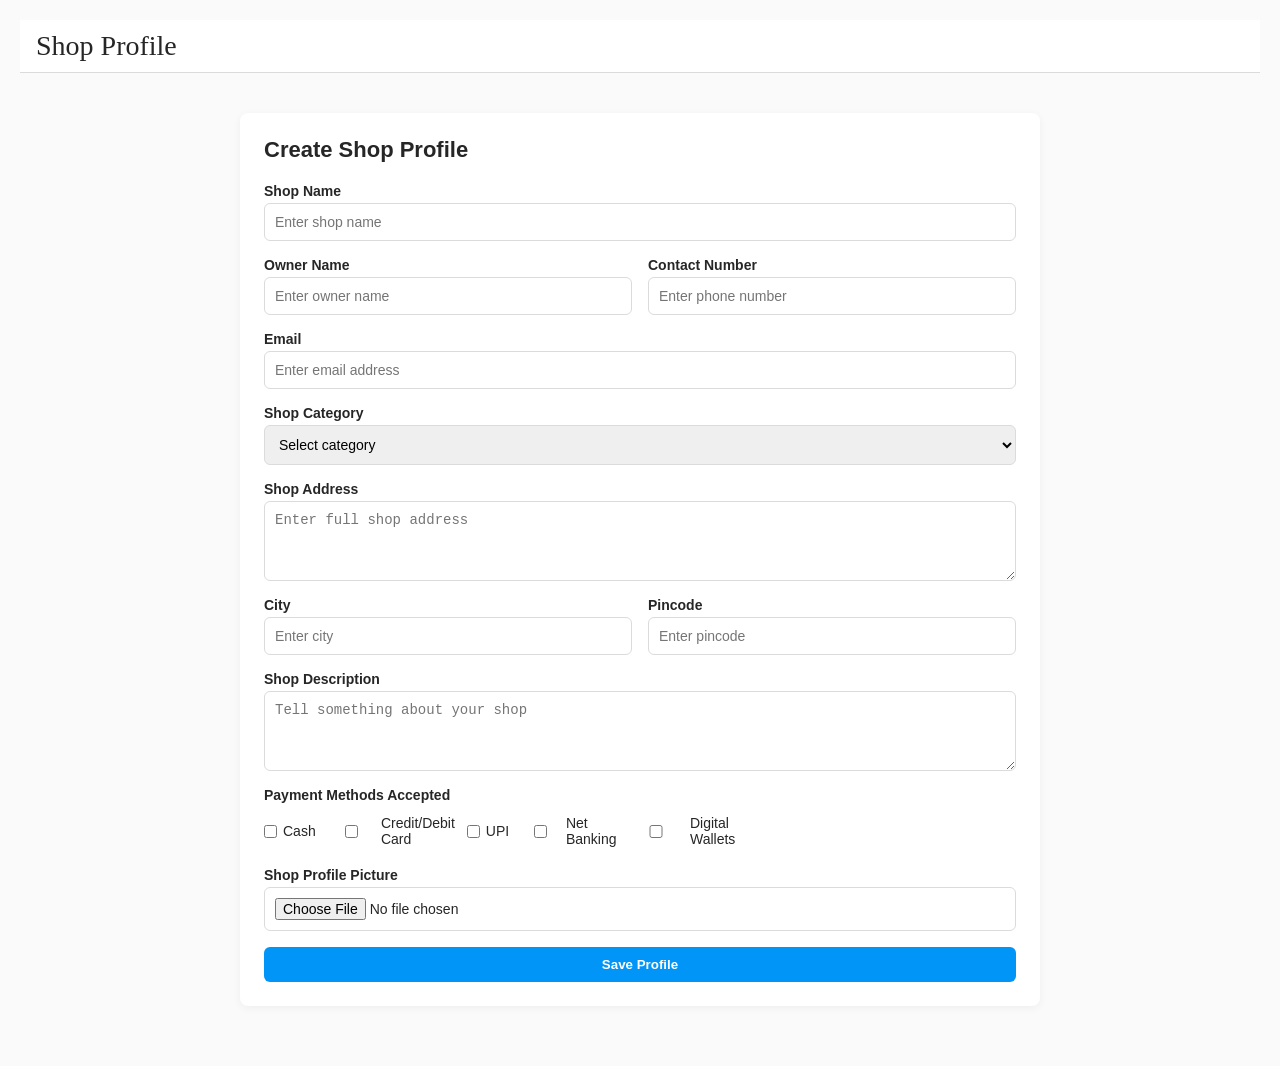
<file: profile/index.html>
<!doctype html>
<html lang="en">
<head>
<meta charset="utf-8" />
<meta name="viewport" content="width=device-width, initial-scale=1" />
<title>Shop Profile Form — Rohit Khandelwal</title>
<style>
  :root{
    --bg:#fafafa;
    --text:#262626;
    --accent:#0095f6;
    font-family:-apple-system,BlinkMacSystemFont,"Segoe UI",Roboto,Helvetica,Arial,sans-serif;
  }
  *{box-sizing:border-box;margin:0;padding:0}
  body{background:var(--bg);color:var(--text);padding:20px}

  header{border-bottom:1px solid #dbdbdb;background:#fff;padding:10px 16px;display:flex;align-items:center;justify-content:space-between;position:sticky;top:0;z-index:10}
  header .logo{font-family:'Billabong',cursive;font-size:28px;color:var(--text)}

  .form-container{max-width:800px;margin:40px auto;background:#fff;padding:24px;border-radius:8px;box-shadow:0 2px 8px rgba(0,0,0,0.05)}
  h2{margin-bottom:20px;font-size:22px}
  form{display:grid;gap:16px}
  label{font-size:14px;font-weight:600;margin-bottom:4px;display:block}
  input,textarea,select{width:100%;padding:10px;border:1px solid #dbdbdb;border-radius:6px;font-size:14px}
  textarea{resize:vertical;min-height:80px}
  button{background:var(--accent);color:#fff;border:none;padding:10px 16px;border-radius:6px;font-weight:600;cursor:pointer;transition:.2s}
  button:hover{opacity:0.9}

  .form-group{display:flex;flex-direction:column}
  .form-row{display:grid;grid-template-columns:1fr 1fr;gap:16px}

  .payment-options{display:flex;flex-wrap:wrap;gap:12px;margin-top:8px}
  .payment-options label{font-weight:normal;font-size:14px;display:flex;align-items:center;gap:6px}

  @media(max-width:600px){
    .form-row{grid-template-columns:1fr}
  }
</style>
</head>
<body>
<header>
  <div class="logo">Shop Profile</div>
</header>

<div class="form-container">
  <h2>Create Shop Profile</h2>
  <form id="shopForm">
    <div class="form-group">
      <label for="shopName">Shop Name</label>
      <input type="text" id="shopName" name="shopName" placeholder="Enter shop name" required>
    </div>

    <div class="form-row">
      <div class="form-group">
        <label for="ownerName">Owner Name</label>
        <input type="text" id="ownerName" name="ownerName" placeholder="Enter owner name" required>
      </div>
      <div class="form-group">
        <label for="contact">Contact Number</label>
        <input type="tel" id="contact" name="contact" placeholder="Enter phone number" required>
      </div>
    </div>

    <div class="form-group">
      <label for="email">Email</label>
      <input type="email" id="email" name="email" placeholder="Enter email address">
    </div>

    <div class="form-group">
      <label for="shopType">Shop Category</label>
      <select id="shopType" name="shopType">
        <option value="">Select category</option>
        <option value="grocery">Grocery</option>
        <option value="clothing">Clothing</option>
        <option value="electronics">Electronics</option>
        <option value="restaurant">Restaurant</option>
        <option value="other">Other</option>
      </select>
    </div>

    <div class="form-group">
      <label for="address">Shop Address</label>
      <textarea id="address" name="address" placeholder="Enter full shop address"></textarea>
    </div>

    <div class="form-row">
      <div class="form-group">
        <label for="city">City</label>
        <input type="text" id="city" name="city" placeholder="Enter city">
      </div>
      <div class="form-group">
        <label for="pincode">Pincode</label>
        <input type="text" id="pincode" name="pincode" placeholder="Enter pincode">
      </div>
    </div>

    <div class="form-group">
      <label for="description">Shop Description</label>
      <textarea id="description" name="description" placeholder="Tell something about your shop"></textarea>
    </div>

    <div class="form-group">
      <label>Payment Methods Accepted</label>
      <div class="payment-options">
        <label><input type="checkbox" name="payment[]" value="Cash"> Cash</label>
        <label><input type="checkbox" name="payment[]" value="Card"> Credit/Debit Card</label>
        <label><input type="checkbox" name="payment[]" value="UPI"> UPI</label>
        <label><input type="checkbox" name="payment[]" value="Net Banking"> Net Banking</label>
        <label><input type="checkbox" name="payment[]" value="Wallets"> Digital Wallets</label>
      </div>
    </div>

    <div class="form-group">
      <label for="profilePic">Shop Profile Picture</label>
      <input type="file" id="profilePic" accept="image/*">
    </div>

    <button type="submit">Save Profile</button>
  </form>
</div>

<script>
const form = document.getElementById('shopForm');
const savedData = JSON.parse(localStorage.getItem('shopProfile') || '{}');

// Pre-fill form if data exists
if(savedData.shopName) form.shopName.value = savedData.shopName;
if(savedData.ownerName) form.ownerName.value = savedData.ownerName;
if(savedData.contact) form.contact.value = savedData.contact;
if(savedData.email) form.email.value = savedData.email;
if(savedData.shopType) form.shopType.value = savedData.shopType;
if(savedData.address) form.address.value = savedData.address;
if(savedData.city) form.city.value = savedData.city;
if(savedData.pincode) form.pincode.value = savedData.pincode;
if(savedData.description) form.description.value = savedData.description;
if(savedData.payment){
  savedData.payment.forEach(p=>{
    const checkbox = document.querySelector(`input[name="payment[]"][value="${p}"]`);
    if(checkbox) checkbox.checked = true;
  });
}

form.addEventListener('submit', e => {
  e.preventDefault();
  const formData = {
    shopName: form.shopName.value,
    ownerName: form.ownerName.value,
    contact: form.contact.value,
    email: form.email.value,
    shopType: form.shopType.value,
    address: form.address.value,
    city: form.city.value,
    pincode: form.pincode.value,
    description: form.description.value,
    payment: Array.from(document.querySelectorAll('input[name="payment[]"]:checked')).map(el => el.value),
  };

  const profilePicInput = document.getElementById('profilePic');
  if(profilePicInput.files[0]){
    const reader = new FileReader();
    reader.onload = function(e){
      formData.profilePic = e.target.result;
      localStorage.setItem('shopProfile', JSON.stringify(formData));
      window.location.href = 'dashboard.html';
    }
    reader.readAsDataURL(profilePicInput.files[0]);
  } else {
    localStorage.setItem('shopProfile', JSON.stringify(formData));
    window.location.href = 'dashboard.html';
  }
});
</script>
</body>
</html>
</file>
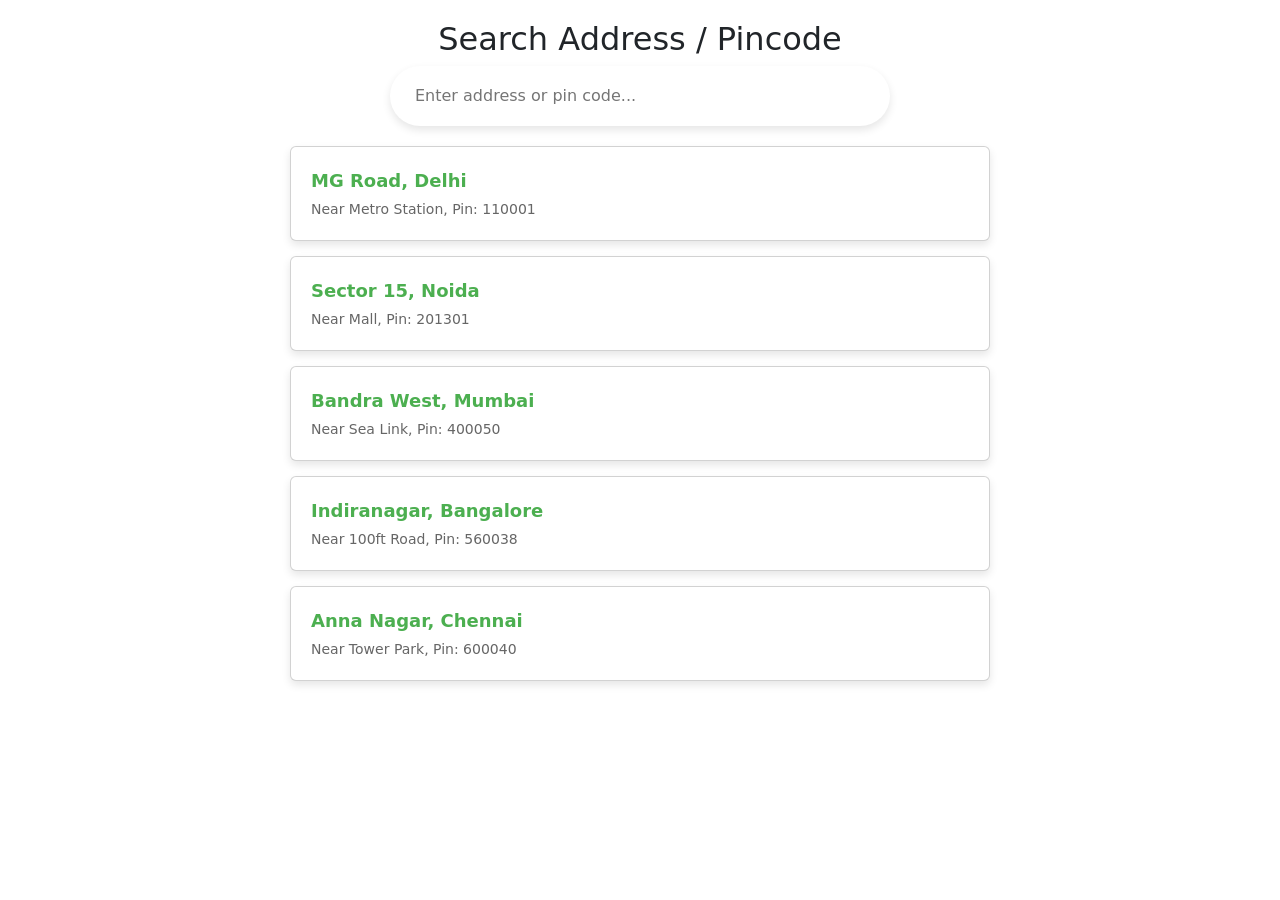
<file: search_bar/index.html>
<!DOCTYPE html>
<html lang="en">
<head>
  <meta charset="UTF-8">
  <meta name="viewport" content="width=device-width, initial-scale=1.0">
  <title>Address & Pincode Search</title>
  <link rel="stylesheet" href="style.css">
     <link href="https://cdn.jsdelivr.net/npm/bootstrap@5.0.2/dist/css/bootstrap.min.css" rel="stylesheet" integrity="sha384-EVSTQN3/azprG1Anm3QDgpJLIm9Nao0Yz1ztcQTwFspd3yD65VohhpuuCOmLASjC" crossorigin="anonymous">
     
</head>
<body>

  <h2>Search Address / Pincode</h2>

  <div class="search-container">
    <input type="text" id="searchInput" placeholder="Enter address or pin code..." onkeyup="searchCard()">
  </div>

  <div class="card-container" id="cardContainer">
    <div class="card">
      <div class="address">MG Road, Delhi</div>
      <div class="details">Near Metro Station, Pin: 110001</div>
    </div>
    <div class="card">
      <div class="address">Sector 15, Noida</div>
      <div class="details">Near Mall, Pin: 201301</div>
    </div>
    <div class="card">
      <div class="address">Bandra West, Mumbai</div>
      <div class="details">Near Sea Link, Pin: 400050</div>
    </div>
    <div class="card">
      <div class="address">Indiranagar, Bangalore</div>
      <div class="details">Near 100ft Road, Pin: 560038</div>
    </div>
    <div class="card">
      <div class="address">Anna Nagar, Chennai</div>
      <div class="details">Near Tower Park, Pin: 600040</div>
    </div>
  </div>

<script type="text/javascript" src="app.js" defer></script>
</body>
</html>
</file>
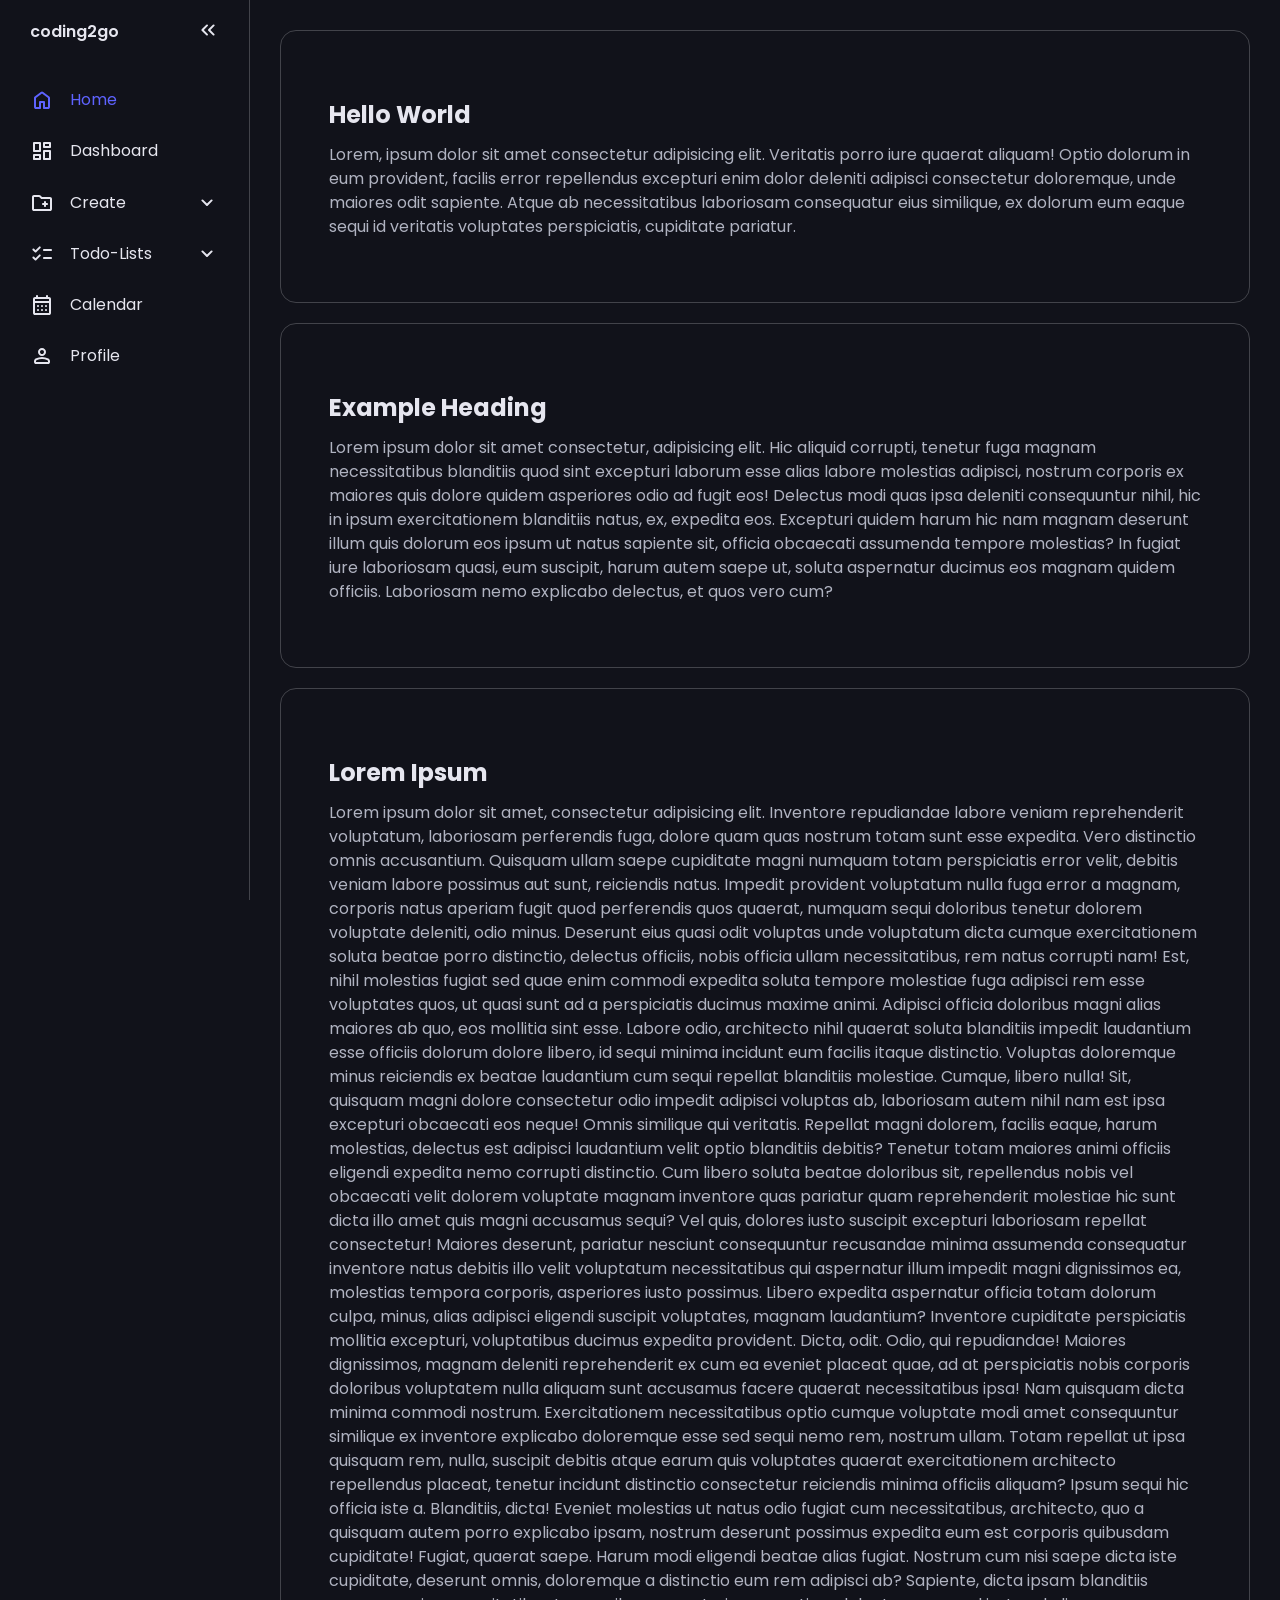
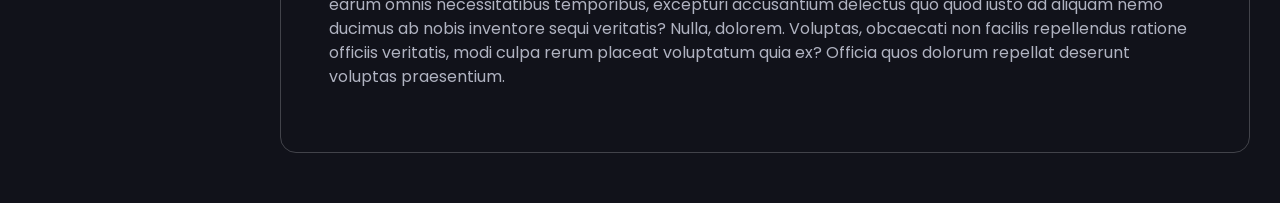
<file: sidebar-menu/index.html>
<!DOCTYPE html>
<html lang="en">
<head>
  <meta charset="UTF-8">
  <meta name="viewport" content="width=device-width, initial-scale=1.0">
  <title>Home</title>
  <link rel="stylesheet" href="style.css">
  <script type="text/javascript" src="app.js" defer></script>
</head>
<body>
  <nav id="sidebar">
    <ul>
      <li>
        <span class="logo">coding2go</span>
        <button onclick=toggleSidebar() id="toggle-btn">
          <svg xmlns="http://www.w3.org/2000/svg" height="24px" viewBox="0 -960 960 960" width="24px" fill="#e8eaed"><path d="m313-480 155 156q11 11 11.5 27.5T468-268q-11 11-28 11t-28-11L228-452q-6-6-8.5-13t-2.5-15q0-8 2.5-15t8.5-13l184-184q11-11 27.5-11.5T468-692q11 11 11 28t-11 28L313-480Zm264 0 155 156q11 11 11.5 27.5T732-268q-11 11-28 11t-28-11L492-452q-6-6-8.5-13t-2.5-15q0-8 2.5-15t8.5-13l184-184q11-11 27.5-11.5T732-692q11 11 11 28t-11 28L577-480Z"/></svg>
        </button>
      </li>
      <li class="active">
        <a href="index.html">
          <svg xmlns="http://www.w3.org/2000/svg" height="24px" viewBox="0 -960 960 960" width="24px" fill="#e8eaed"><path d="M240-200h120v-200q0-17 11.5-28.5T400-440h160q17 0 28.5 11.5T600-400v200h120v-360L480-740 240-560v360Zm-80 0v-360q0-19 8.5-36t23.5-28l240-180q21-16 48-16t48 16l240 180q15 11 23.5 28t8.5 36v360q0 33-23.5 56.5T720-120H560q-17 0-28.5-11.5T520-160v-200h-80v200q0 17-11.5 28.5T400-120H240q-33 0-56.5-23.5T160-200Zm320-270Z"/></svg>
          <span>Home</span>
        </a>
      </li>
      <li>
        <a href="dashboard.html">
          <svg xmlns="http://www.w3.org/2000/svg" height="24px" viewBox="0 -960 960 960" width="24px" fill="#e8eaed"><path d="M520-640v-160q0-17 11.5-28.5T560-840h240q17 0 28.5 11.5T840-800v160q0 17-11.5 28.5T800-600H560q-17 0-28.5-11.5T520-640ZM120-480v-320q0-17 11.5-28.5T160-840h240q17 0 28.5 11.5T440-800v320q0 17-11.5 28.5T400-440H160q-17 0-28.5-11.5T120-480Zm400 320v-320q0-17 11.5-28.5T560-520h240q17 0 28.5 11.5T840-480v320q0 17-11.5 28.5T800-120H560q-17 0-28.5-11.5T520-160Zm-400 0v-160q0-17 11.5-28.5T160-360h240q17 0 28.5 11.5T440-320v160q0 17-11.5 28.5T400-120H160q-17 0-28.5-11.5T120-160Zm80-360h160v-240H200v240Zm400 320h160v-240H600v240Zm0-480h160v-80H600v80ZM200-200h160v-80H200v80Zm160-320Zm240-160Zm0 240ZM360-280Z"/></svg>
          <span>Dashboard</span>
        </a>
      </li>
      <li>
        <button onclick=toggleSubMenu(this) class="dropdown-btn">
          <svg xmlns="http://www.w3.org/2000/svg" height="24px" viewBox="0 -960 960 960" width="24px" fill="#e8eaed"><path d="M160-160q-33 0-56.5-23.5T80-240v-480q0-33 23.5-56.5T160-800h207q16 0 30.5 6t25.5 17l57 57h320q33 0 56.5 23.5T880-640v400q0 33-23.5 56.5T800-160H160Zm0-80h640v-400H447l-80-80H160v480Zm0 0v-480 480Zm400-160v40q0 17 11.5 28.5T600-320q17 0 28.5-11.5T640-360v-40h40q17 0 28.5-11.5T720-440q0-17-11.5-28.5T680-480h-40v-40q0-17-11.5-28.5T600-560q-17 0-28.5 11.5T560-520v40h-40q-17 0-28.5 11.5T480-440q0 17 11.5 28.5T520-400h40Z"/></svg>
          <span>Create</span>
          <svg xmlns="http://www.w3.org/2000/svg" height="24px" viewBox="0 -960 960 960" width="24px" fill="#e8eaed"><path d="M480-361q-8 0-15-2.5t-13-8.5L268-556q-11-11-11-28t11-28q11-11 28-11t28 11l156 156 156-156q11-11 28-11t28 11q11 11 11 28t-11 28L508-372q-6 6-13 8.5t-15 2.5Z"/></svg>
        </button>
        <ul class="sub-menu">
          <div>
            <li><a href="#">Folder</a></li>
            <li><a href="#">Document</a></li>
            <li><a href="#">Project</a></li>
          </div>
        </ul>
      </li>
      <li>
        <button onclick=toggleSubMenu(this) class="dropdown-btn">
          <svg xmlns="http://www.w3.org/2000/svg" height="24px" viewBox="0 -960 960 960" width="24px" fill="#e8eaed"><path d="m221-313 142-142q12-12 28-11.5t28 12.5q11 12 11 28t-11 28L250-228q-12 12-28 12t-28-12l-86-86q-11-11-11-28t11-28q11-11 28-11t28 11l57 57Zm0-320 142-142q12-12 28-11.5t28 12.5q11 12 11 28t-11 28L250-548q-12 12-28 12t-28-12l-86-86q-11-11-11-28t11-28q11-11 28-11t28 11l57 57Zm339 353q-17 0-28.5-11.5T520-320q0-17 11.5-28.5T560-360h280q17 0 28.5 11.5T880-320q0 17-11.5 28.5T840-280H560Zm0-320q-17 0-28.5-11.5T520-640q0-17 11.5-28.5T560-680h280q17 0 28.5 11.5T880-640q0 17-11.5 28.5T840-600H560Z"/></svg>
          <span>Todo-Lists</span>
          <svg xmlns="http://www.w3.org/2000/svg" height="24px" viewBox="0 -960 960 960" width="24px" fill="#e8eaed"><path d="M480-361q-8 0-15-2.5t-13-8.5L268-556q-11-11-11-28t11-28q11-11 28-11t28 11l156 156 156-156q11-11 28-11t28 11q11 11 11 28t-11 28L508-372q-6 6-13 8.5t-15 2.5Z"/></svg>
        </button>
        <ul class="sub-menu">
          <div>
            <li><a href="#">Work</a></li>
            <li><a href="#">Private</a></li>
            <li><a href="#">Coding</a></li>
            <li><a href="#">Gardening</a></li>
            <li><a href="#">School</a></li>
          </div>
        </ul>
      </li>
      <li>
        <a href="calendar.html">
          <svg xmlns="http://www.w3.org/2000/svg" height="24px" viewBox="0 -960 960 960" width="24px" fill="#e8eaed"><path d="M200-80q-33 0-56.5-23.5T120-160v-560q0-33 23.5-56.5T200-800h40v-40q0-17 11.5-28.5T280-880q17 0 28.5 11.5T320-840v40h320v-40q0-17 11.5-28.5T680-880q17 0 28.5 11.5T720-840v40h40q33 0 56.5 23.5T840-720v560q0 33-23.5 56.5T760-80H200Zm0-80h560v-400H200v400Zm0-480h560v-80H200v80Zm0 0v-80 80Zm280 240q-17 0-28.5-11.5T440-440q0-17 11.5-28.5T480-480q17 0 28.5 11.5T520-440q0 17-11.5 28.5T480-400Zm-160 0q-17 0-28.5-11.5T280-440q0-17 11.5-28.5T320-480q17 0 28.5 11.5T360-440q0 17-11.5 28.5T320-400Zm320 0q-17 0-28.5-11.5T600-440q0-17 11.5-28.5T640-480q17 0 28.5 11.5T680-440q0 17-11.5 28.5T640-400ZM480-240q-17 0-28.5-11.5T440-280q0-17 11.5-28.5T480-320q17 0 28.5 11.5T520-280q0 17-11.5 28.5T480-240Zm-160 0q-17 0-28.5-11.5T280-280q0-17 11.5-28.5T320-320q17 0 28.5 11.5T360-280q0 17-11.5 28.5T320-240Zm320 0q-17 0-28.5-11.5T600-280q0-17 11.5-28.5T640-320q17 0 28.5 11.5T680-280q0 17-11.5 28.5T640-240Z"/></svg>
          <span>Calendar</span>
        </a>
      </li>
      <li>
        <a href="profile.html">
          <svg xmlns="http://www.w3.org/2000/svg" height="24px" viewBox="0 -960 960 960" width="24px" fill="#e8eaed"><path d="M480-480q-66 0-113-47t-47-113q0-66 47-113t113-47q66 0 113 47t47 113q0 66-47 113t-113 47ZM160-240v-32q0-34 17.5-62.5T224-378q62-31 126-46.5T480-440q66 0 130 15.5T736-378q29 15 46.5 43.5T800-272v32q0 33-23.5 56.5T720-160H240q-33 0-56.5-23.5T160-240Zm80 0h480v-32q0-11-5.5-20T700-306q-54-27-109-40.5T480-360q-56 0-111 13.5T260-306q-9 5-14.5 14t-5.5 20v32Zm240-320q33 0 56.5-23.5T560-640q0-33-23.5-56.5T480-720q-33 0-56.5 23.5T400-640q0 33 23.5 56.5T480-560Zm0-80Zm0 400Z"/></svg>
          <span>Profile</span>
        </a>
      </li>
    </ul>
  </nav>
  <main>
    <div class="container">
      <h2>Hello World</h2>
      <p>Lorem, ipsum dolor sit amet consectetur adipisicing elit. Veritatis porro iure quaerat aliquam! Optio dolorum in eum provident, facilis error repellendus excepturi enim dolor deleniti adipisci consectetur doloremque, unde maiores odit sapiente. Atque ab necessitatibus laboriosam consequatur eius similique, ex dolorum eum eaque sequi id veritatis voluptates perspiciatis, cupiditate pariatur.</p>
    </div>
    <div class="container">
      <h2>Example Heading</h2>
      <p>Lorem ipsum dolor sit amet consectetur, adipisicing elit. Hic aliquid corrupti, tenetur fuga magnam necessitatibus blanditiis quod sint excepturi laborum esse alias labore molestias adipisci, nostrum corporis ex maiores quis dolore quidem asperiores odio ad fugit eos! Delectus modi quas ipsa deleniti consequuntur nihil, hic in ipsum exercitationem blanditiis natus, ex, expedita eos. Excepturi quidem harum hic nam magnam deserunt illum quis dolorum eos ipsum ut natus sapiente sit, officia obcaecati assumenda tempore molestias? In fugiat iure laboriosam quasi, eum suscipit, harum autem saepe ut, soluta aspernatur ducimus eos magnam quidem officiis. Laboriosam nemo explicabo delectus, et quos vero cum?</p>
    </div>
    <div class="container">
      <h2>Lorem Ipsum</h2>
      <p>Lorem ipsum dolor sit amet, consectetur adipisicing elit. Inventore repudiandae labore veniam reprehenderit voluptatum, laboriosam perferendis fuga, dolore quam quas nostrum totam sunt esse expedita. Vero distinctio omnis accusantium. Quisquam ullam saepe cupiditate magni numquam totam perspiciatis error velit, debitis veniam labore possimus aut sunt, reiciendis natus. Impedit provident voluptatum nulla fuga error a magnam, corporis natus aperiam fugit quod perferendis quos quaerat, numquam sequi doloribus tenetur dolorem voluptate deleniti, odio minus. Deserunt eius quasi odit voluptas unde voluptatum dicta cumque exercitationem soluta beatae porro distinctio, delectus officiis, nobis officia ullam necessitatibus, rem natus corrupti nam! Est, nihil molestias fugiat sed quae enim commodi expedita soluta tempore molestiae fuga adipisci rem esse voluptates quos, ut quasi sunt ad a perspiciatis ducimus maxime animi. Adipisci officia doloribus magni alias maiores ab quo, eos mollitia sint esse. Labore odio, architecto nihil quaerat soluta blanditiis impedit laudantium esse officiis dolorum dolore libero, id sequi minima incidunt eum facilis itaque distinctio. Voluptas doloremque minus reiciendis ex beatae laudantium cum sequi repellat blanditiis molestiae. Cumque, libero nulla! Sit, quisquam magni dolore consectetur odio impedit adipisci voluptas ab, laboriosam autem nihil nam est ipsa excepturi obcaecati eos neque! Omnis similique qui veritatis. Repellat magni dolorem, facilis eaque, harum molestias, delectus est adipisci laudantium velit optio blanditiis debitis? Tenetur totam maiores animi officiis eligendi expedita nemo corrupti distinctio. Cum libero soluta beatae doloribus sit, repellendus nobis vel obcaecati velit dolorem voluptate magnam inventore quas pariatur quam reprehenderit molestiae hic sunt dicta illo amet quis magni accusamus sequi? Vel quis, dolores iusto suscipit excepturi laboriosam repellat consectetur! Maiores deserunt, pariatur nesciunt consequuntur recusandae minima assumenda consequatur inventore natus debitis illo velit voluptatum necessitatibus qui aspernatur illum impedit magni dignissimos ea, molestias tempora corporis, asperiores iusto possimus. Libero expedita aspernatur officia totam dolorum culpa, minus, alias adipisci eligendi suscipit voluptates, magnam laudantium? Inventore cupiditate perspiciatis mollitia excepturi, voluptatibus ducimus expedita provident. Dicta, odit. Odio, qui repudiandae! Maiores dignissimos, magnam deleniti reprehenderit ex cum ea eveniet placeat quae, ad at perspiciatis nobis corporis doloribus voluptatem nulla aliquam sunt accusamus facere quaerat necessitatibus ipsa! Nam quisquam dicta minima commodi nostrum. Exercitationem necessitatibus optio cumque voluptate modi amet consequuntur similique ex inventore explicabo doloremque esse sed sequi nemo rem, nostrum ullam. Totam repellat ut ipsa quisquam rem, nulla, suscipit debitis atque earum quis voluptates quaerat exercitationem architecto repellendus placeat, tenetur incidunt distinctio consectetur reiciendis minima officiis aliquam? Ipsum sequi hic officia iste a. Blanditiis, dicta! Eveniet molestias ut natus odio fugiat cum necessitatibus, architecto, quo a quisquam autem porro explicabo ipsam, nostrum deserunt possimus expedita eum est corporis quibusdam cupiditate! Fugiat, quaerat saepe. Harum modi eligendi beatae alias fugiat. Nostrum cum nisi saepe dicta iste cupiditate, deserunt omnis, doloremque a distinctio eum rem adipisci ab? Sapiente, dicta ipsam blanditiis earum omnis necessitatibus temporibus, excepturi accusantium delectus quo quod iusto ad aliquam nemo ducimus ab nobis inventore sequi veritatis? Nulla, dolorem. Voluptas, obcaecati non facilis repellendus ratione officiis veritatis, modi culpa rerum placeat voluptatum quia ex? Officia quos dolorum repellat deserunt voluptas praesentium.</p>
    </div>
  </main>
</body>
</html>
</file>
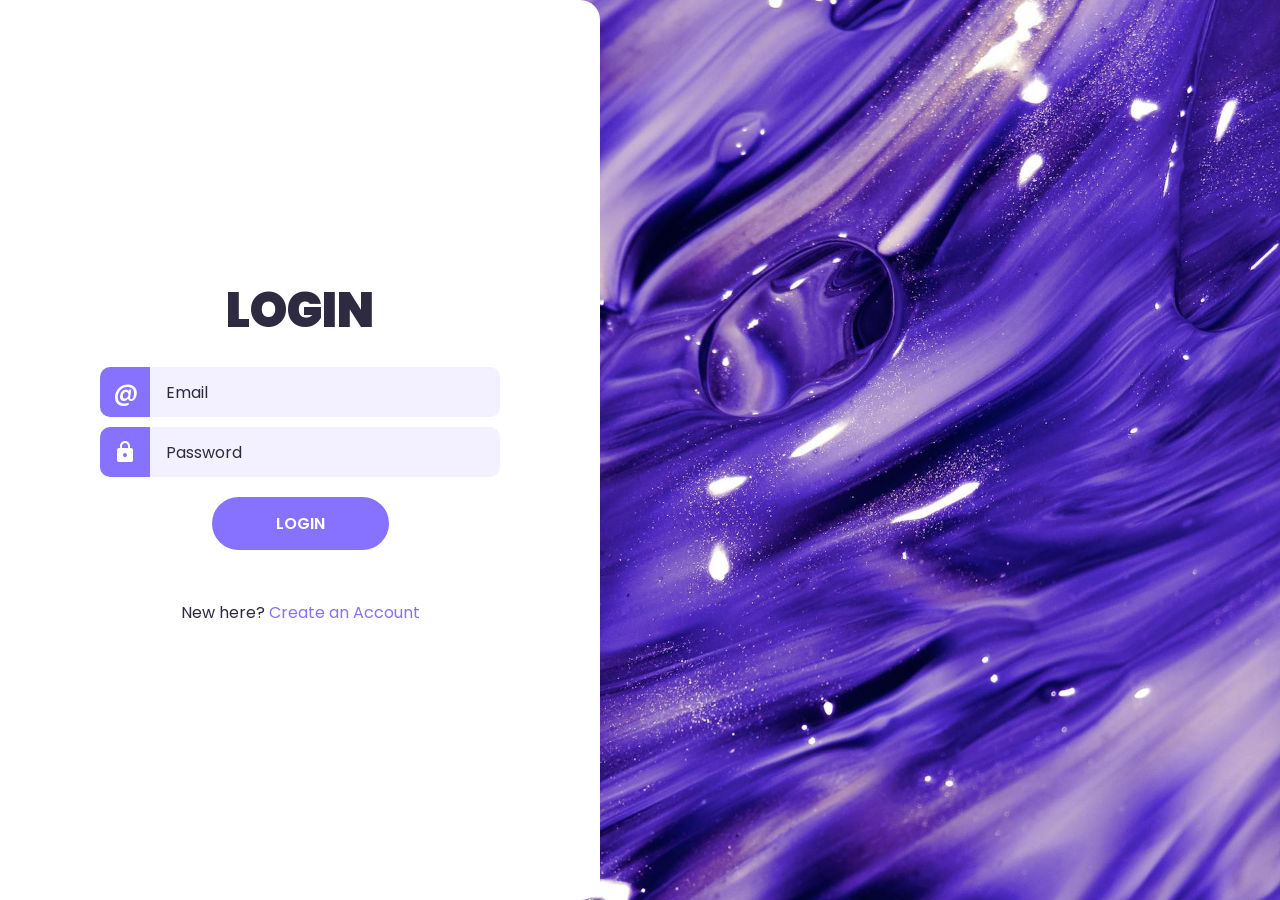
<file: form-design-tutorial/login.html>
<!DOCTYPE html>
<html lang="en">
<head>
  <meta charset="UTF-8">
  <meta name="viewport" content="width=device-width, initial-scale=1.0">
  <title>Login</title>
  <link rel="stylesheet" href="style.css">
  <script type="text/javascript" src="validation.js" defer></script>
</head>
<body>
  <div class="wrapper">
    <h1>Login</h1>
    <p id="error-message"></p>
    <form id="form">
      <div>
        <label for="email-input">
          <span>@</span>
        </label>
        <input type="email" name="email" id="email-input" placeholder="Email">
      </div>
      <div>
        <label for="password-input">
          <svg xmlns="http://www.w3.org/2000/svg" height="24" viewBox="0 -960 960 960" width="24"><path d="M240-80q-33 0-56.5-23.5T160-160v-400q0-33 23.5-56.5T240-640h40v-80q0-83 58.5-141.5T480-920q83 0 141.5 58.5T680-720v80h40q33 0 56.5 23.5T800-560v400q0 33-23.5 56.5T720-80H240Zm240-200q33 0 56.5-23.5T560-360q0-33-23.5-56.5T480-440q-33 0-56.5 23.5T400-360q0 33 23.5 56.5T480-280ZM360-640h240v-80q0-50-35-85t-85-35q-50 0-85 35t-35 85v80Z"/></svg>
        </label>
        <input type="password" name="password" id="password-input" placeholder="Password">
      </div>
      <button type="submit">Login</button>
    </form>
    <p>New here? <a href="signup.html">Create an Account</a></p>
  </div>
</body>
</html>
</file>
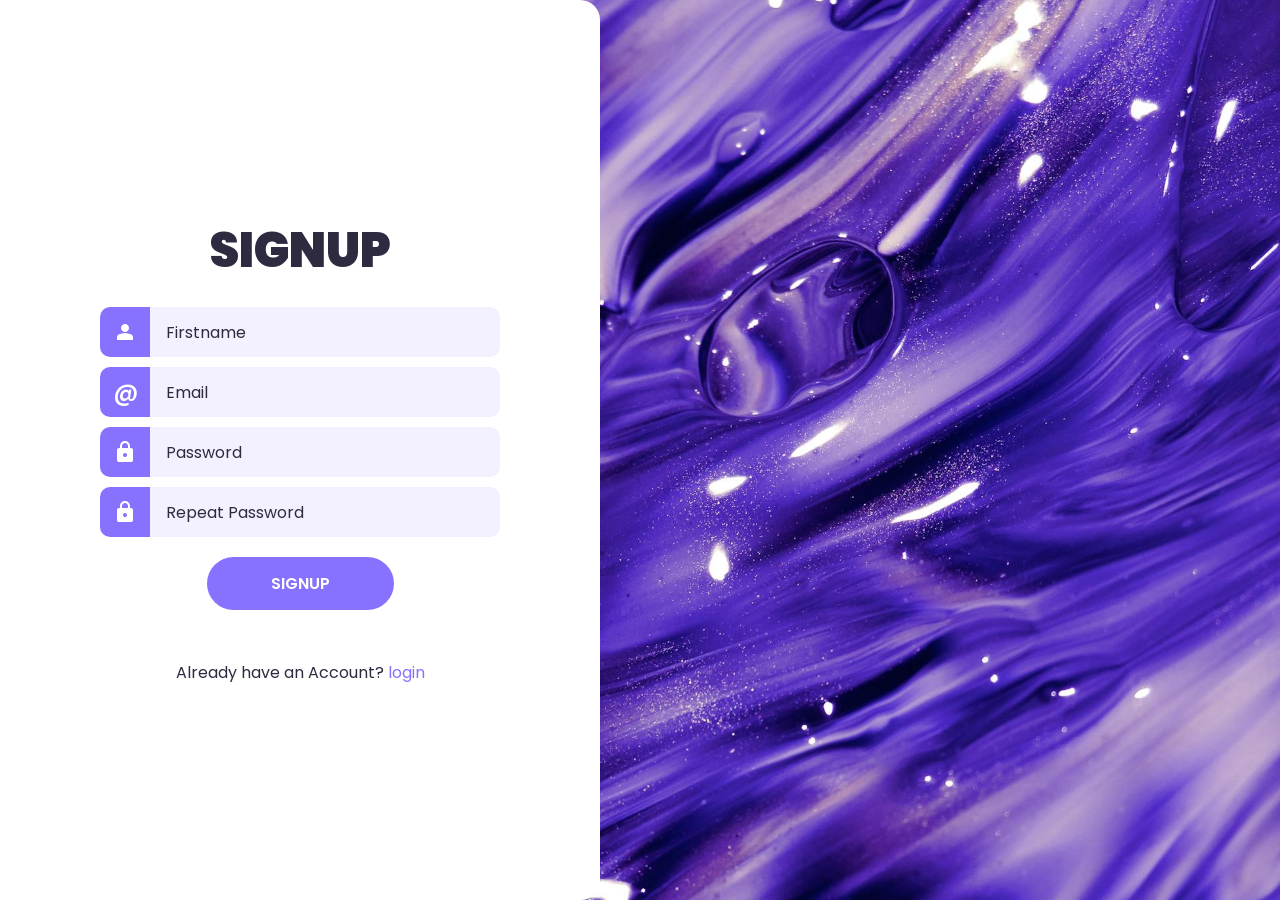
<file: form-design-tutorial/signup.html>
<!DOCTYPE html>
<html lang="en">
<head>
  <meta charset="UTF-8">
  <meta name="viewport" content="width=device-width, initial-scale=1.0">
  <title>Signup</title>
  <link rel="stylesheet" href="style.css">
  <script type="text/javascript" src="validation.js" defer></script>
</head>
<body>
  <div class="wrapper">
    <h1>Signup</h1>
    <p id="error-message"></p>
    <form id="form">
      <div>
        <label for="firstname-input">
          <svg xmlns="http://www.w3.org/2000/svg" height="24" viewBox="0 -960 960 960" width="24"><path d="M480-480q-66 0-113-47t-47-113q0-66 47-113t113-47q66 0 113 47t47 113q0 66-47 113t-113 47ZM160-160v-112q0-34 17.5-62.5T224-378q62-31 126-46.5T480-440q66 0 130 15.5T736-378q29 15 46.5 43.5T800-272v112H160Z"/></svg>
        </label>
        <input type="text" name="firstname" id="firstname-input" placeholder="Firstname">
      </div>
      <div>
        <label for="email-input">
          <span>@</span>
        </label>
        <input type="email" name="email" id="email-input" placeholder="Email">
      </div>
      <div>
        <label for="password-input">
          <svg xmlns="http://www.w3.org/2000/svg" height="24" viewBox="0 -960 960 960" width="24"><path d="M240-80q-33 0-56.5-23.5T160-160v-400q0-33 23.5-56.5T240-640h40v-80q0-83 58.5-141.5T480-920q83 0 141.5 58.5T680-720v80h40q33 0 56.5 23.5T800-560v400q0 33-23.5 56.5T720-80H240Zm240-200q33 0 56.5-23.5T560-360q0-33-23.5-56.5T480-440q-33 0-56.5 23.5T400-360q0 33 23.5 56.5T480-280ZM360-640h240v-80q0-50-35-85t-85-35q-50 0-85 35t-35 85v80Z"/></svg>
        </label>
        <input type="password" name="password" id="password-input" placeholder="Password">
      </div>
      <div>
        <label for="repeat-password-input">
          <svg xmlns="http://www.w3.org/2000/svg" height="24" viewBox="0 -960 960 960" width="24"><path d="M240-80q-33 0-56.5-23.5T160-160v-400q0-33 23.5-56.5T240-640h40v-80q0-83 58.5-141.5T480-920q83 0 141.5 58.5T680-720v80h40q33 0 56.5 23.5T800-560v400q0 33-23.5 56.5T720-80H240Zm240-200q33 0 56.5-23.5T560-360q0-33-23.5-56.5T480-440q-33 0-56.5 23.5T400-360q0 33 23.5 56.5T480-280ZM360-640h240v-80q0-50-35-85t-85-35q-50 0-85 35t-35 85v80Z"/></svg>
        </label>
        <input type="password" name="repeat-password" id="repeat-password-input" placeholder="Repeat Password">
      </div>
      <button type="submit">Signup</button>
    </form>
    <p>Already have an Account? <a href="login.html">login</a> </p>
  </div>
</body>
</html>
</file>
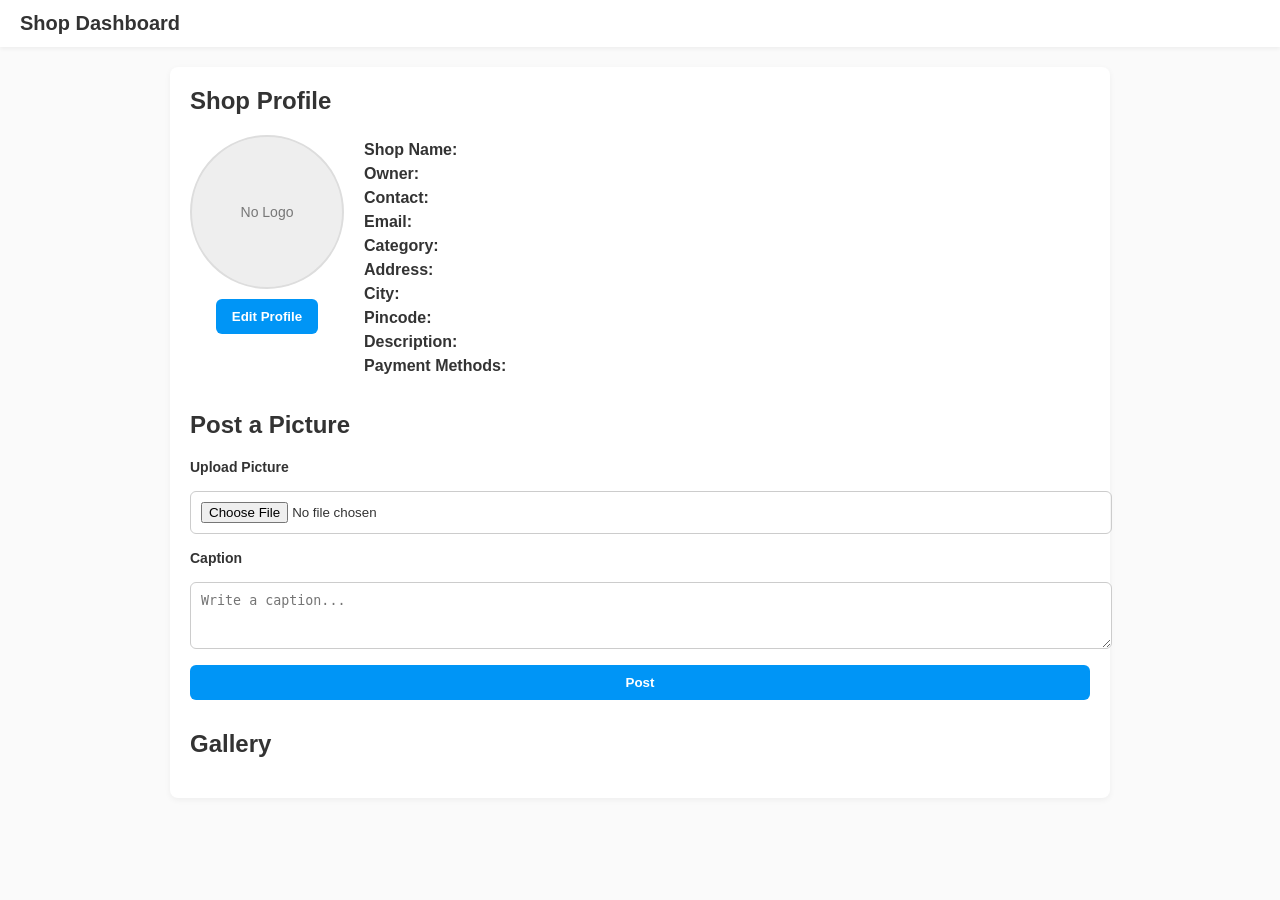
<file: profile/dashboard.html>
<!doctype html>
<html lang="en">
<head>
<meta charset="utf-8" />
<meta name="viewport" content="width=device-width, initial-scale=1" />
<title>Shop Dashboard — Rohit Khandelwal</title>
<style>
body{font-family:Arial,Helvetica,sans-serif;margin:0;padding:0;background:#fafafa;color:#333}
header{background:#fff;padding:12px 20px;box-shadow:0 2px 4px rgba(0,0,0,0.05);position:sticky;top:0;z-index:10}
header h1{margin:0;font-size:20px}
.container{max-width:900px;margin:20px auto;padding:20px;background:#fff;border-radius:8px;box-shadow:0 2px 6px rgba(0,0,0,0.05)}

h2{margin-top:0}

/* Profile Section */
.profile-section {
  display: flex;
  align-items: flex-start;
  gap: 20px;
  margin-bottom: 30px;
  flex-wrap: wrap;
}

.profile-left {
  display: flex;
  flex-direction: column;
  align-items: center;
  gap: 10px;
  flex-shrink: 0;
}

.profile-pic {
  width: 150px;
  height: 150px;
  border-radius: 50%;
  overflow: hidden;
  border: 2px solid #ddd;
  background: #eee;
  display: flex;
  align-items: center;
  justify-content: center;
  font-size: 14px;
  color: #777;
}

.profile-pic img {
  width: 100%;
  height: 100%;
  object-fit: cover;
}

.profile-details {
  flex: 1;
  min-width: 200px;
}

.profile-details p{margin:6px 0}

/* Form */
form{display:grid;gap:16px;margin-bottom:30px}
label{font-weight:600;font-size:14px}
input[type="file"],textarea{padding:10px;border:1px solid #ccc;border-radius:6px;width:100%}
button{background:#0095f6;color:#fff;padding:10px 16px;border:none;border-radius:6px;cursor:pointer;font-weight:600}
button:hover{opacity:0.9}

/* Gallery */
.gallery{display:grid;grid-template-columns:repeat(auto-fill,minmax(160px,1fr));gap:16px}
.gallery div{border:1px solid #ddd;padding:4px;border-radius:8px;text-align:center}
.gallery img{width:100%;border-radius:8px;object-fit:cover}

/* Responsive */
@media(max-width:600px){
  .profile-section{flex-direction:column;align-items:center;text-align:center}
  .profile-details{text-align:left;width:100%}
}
</style>
</head>
<body>
<header><h1>Shop Dashboard</h1></header>

<div class="container">
  <h2>Shop Profile</h2>
  <div class="profile-section">
    <div class="profile-left">
      <div class="profile-pic" id="shopPic">No Logo</div>
      <button onclick="window.location.href='index.html'">Edit Profile</button>
    </div>
    <div class="profile-details" id="profileDetails"></div>
  </div>

  <h2>Post a Picture</h2>
  <form id="postForm">
    <label for="photo">Upload Picture</label>
    <input type="file" id="photo" accept="image/*" required>
    <label for="caption">Caption</label>
    <textarea id="caption" rows="3" placeholder="Write a caption..."></textarea>
    <button type="submit">Post</button>
  </form>

  <h2>Gallery</h2>
  <div class="gallery" id="gallery"></div>
</div>

<script>
// Load shop profile
const data = JSON.parse(localStorage.getItem('shopProfile') || '{}');
const shopPic = document.getElementById('shopPic');
if(data.profilePic){ shopPic.innerHTML = `<img src="${data.profilePic}" alt="Shop Logo">`; } 

const profileDetails = document.getElementById('profileDetails');
profileDetails.innerHTML = `
<p><strong>Shop Name:</strong> ${data.shopName || ''}</p>
<p><strong>Owner:</strong> ${data.ownerName || ''}</p>
<p><strong>Contact:</strong> ${data.contact || ''}</p>
<p><strong>Email:</strong> ${data.email || ''}</p>
<p><strong>Category:</strong> ${data.shopType || ''}</p>
<p><strong>Address:</strong> ${data.address || ''}</p>
<p><strong>City:</strong> ${data.city || ''}</p>
<p><strong>Pincode:</strong> ${data.pincode || ''}</p>
<p><strong>Description:</strong> ${data.description || ''}</p>
<p><strong>Payment Methods:</strong> ${data.payment ? data.payment.join(', ') : ''}</p>
`;

// Gallery posts
const gallery = document.getElementById('gallery');
let posts = JSON.parse(localStorage.getItem('shopPosts') || '[]');

function renderGallery(){
  gallery.innerHTML = '';
  posts.forEach(post=>{
    const div = document.createElement('div');
    div.innerHTML = `<img src="${post.image}" alt="Post"><p>${post.caption}</p>`;
    gallery.prepend(div);
  });
}
renderGallery();

// Post picture
document.getElementById('postForm').addEventListener('submit', e=>{
  e.preventDefault();
  const fileInput = document.getElementById('photo');
  const captionInput = document.getElementById('caption');
  if(fileInput.files && fileInput.files[0]){
    const reader = new FileReader();
    reader.onload = function(ev){
      posts.push({image: ev.target.result, caption: captionInput.value});
      localStorage.setItem('shopPosts', JSON.stringify(posts));
      renderGallery();
    }
    reader.readAsDataURL(fileInput.files[0]);
  }
  document.getElementById('postForm').reset();
});
</script>
</body>
</html>
</file>
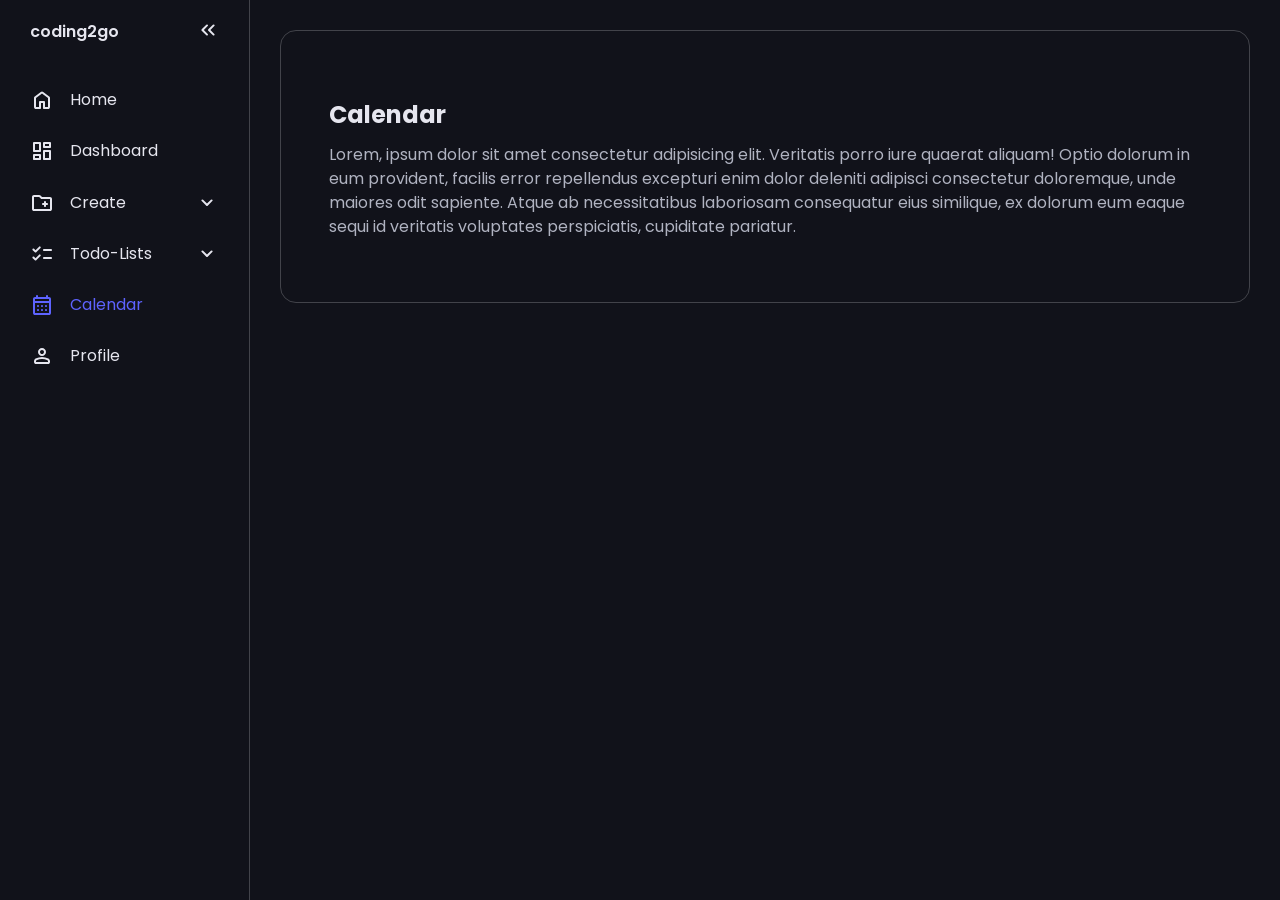
<file: sidebar-menu/calendar.html>
<!DOCTYPE html>
<html lang="en">
<head>
  <meta charset="UTF-8">
  <meta name="viewport" content="width=device-width, initial-scale=1.0">
  <title>Calendar</title>
  <link rel="stylesheet" href="style.css">
  <script type="text/javascript" src="app.js" defer></script>
</head>
<body>
  <nav id="sidebar">
    <ul>
      <li>
        <span class="logo">coding2go</span>
        <button onclick=toggleSidebar() id="toggle-btn">
          <svg xmlns="http://www.w3.org/2000/svg" height="24px" viewBox="0 -960 960 960" width="24px" fill="#e8eaed"><path d="m313-480 155 156q11 11 11.5 27.5T468-268q-11 11-28 11t-28-11L228-452q-6-6-8.5-13t-2.5-15q0-8 2.5-15t8.5-13l184-184q11-11 27.5-11.5T468-692q11 11 11 28t-11 28L313-480Zm264 0 155 156q11 11 11.5 27.5T732-268q-11 11-28 11t-28-11L492-452q-6-6-8.5-13t-2.5-15q0-8 2.5-15t8.5-13l184-184q11-11 27.5-11.5T732-692q11 11 11 28t-11 28L577-480Z"/></svg>
        </button>
      </li>
      <li>
        <a href="index.html">
          <svg xmlns="http://www.w3.org/2000/svg" height="24px" viewBox="0 -960 960 960" width="24px" fill="#e8eaed"><path d="M240-200h120v-200q0-17 11.5-28.5T400-440h160q17 0 28.5 11.5T600-400v200h120v-360L480-740 240-560v360Zm-80 0v-360q0-19 8.5-36t23.5-28l240-180q21-16 48-16t48 16l240 180q15 11 23.5 28t8.5 36v360q0 33-23.5 56.5T720-120H560q-17 0-28.5-11.5T520-160v-200h-80v200q0 17-11.5 28.5T400-120H240q-33 0-56.5-23.5T160-200Zm320-270Z"/></svg>
          <span>Home</span>
        </a>
      </li>
      <li>
        <a href="dashboard.html">
          <svg xmlns="http://www.w3.org/2000/svg" height="24px" viewBox="0 -960 960 960" width="24px" fill="#e8eaed"><path d="M520-640v-160q0-17 11.5-28.5T560-840h240q17 0 28.5 11.5T840-800v160q0 17-11.5 28.5T800-600H560q-17 0-28.5-11.5T520-640ZM120-480v-320q0-17 11.5-28.5T160-840h240q17 0 28.5 11.5T440-800v320q0 17-11.5 28.5T400-440H160q-17 0-28.5-11.5T120-480Zm400 320v-320q0-17 11.5-28.5T560-520h240q17 0 28.5 11.5T840-480v320q0 17-11.5 28.5T800-120H560q-17 0-28.5-11.5T520-160Zm-400 0v-160q0-17 11.5-28.5T160-360h240q17 0 28.5 11.5T440-320v160q0 17-11.5 28.5T400-120H160q-17 0-28.5-11.5T120-160Zm80-360h160v-240H200v240Zm400 320h160v-240H600v240Zm0-480h160v-80H600v80ZM200-200h160v-80H200v80Zm160-320Zm240-160Zm0 240ZM360-280Z"/></svg>
          <span>Dashboard</span>
        </a>
      </li>
      <li>
        <button onclick=toggleSubMenu(this) class="dropdown-btn">
          <svg xmlns="http://www.w3.org/2000/svg" height="24px" viewBox="0 -960 960 960" width="24px" fill="#e8eaed"><path d="M160-160q-33 0-56.5-23.5T80-240v-480q0-33 23.5-56.5T160-800h207q16 0 30.5 6t25.5 17l57 57h320q33 0 56.5 23.5T880-640v400q0 33-23.5 56.5T800-160H160Zm0-80h640v-400H447l-80-80H160v480Zm0 0v-480 480Zm400-160v40q0 17 11.5 28.5T600-320q17 0 28.5-11.5T640-360v-40h40q17 0 28.5-11.5T720-440q0-17-11.5-28.5T680-480h-40v-40q0-17-11.5-28.5T600-560q-17 0-28.5 11.5T560-520v40h-40q-17 0-28.5 11.5T480-440q0 17 11.5 28.5T520-400h40Z"/></svg>
          <span>Create</span>
          <svg xmlns="http://www.w3.org/2000/svg" height="24px" viewBox="0 -960 960 960" width="24px" fill="#e8eaed"><path d="M480-361q-8 0-15-2.5t-13-8.5L268-556q-11-11-11-28t11-28q11-11 28-11t28 11l156 156 156-156q11-11 28-11t28 11q11 11 11 28t-11 28L508-372q-6 6-13 8.5t-15 2.5Z"/></svg>
        </button>
        <ul class="sub-menu">
          <div>
            <li><a href="#">Folder</a></li>
            <li><a href="#">Document</a></li>
            <li><a href="#">Project</a></li>
          </div>
        </ul>
      </li>
      <li>
        <button onclick=toggleSubMenu(this) class="dropdown-btn">
          <svg xmlns="http://www.w3.org/2000/svg" height="24px" viewBox="0 -960 960 960" width="24px" fill="#e8eaed"><path d="m221-313 142-142q12-12 28-11.5t28 12.5q11 12 11 28t-11 28L250-228q-12 12-28 12t-28-12l-86-86q-11-11-11-28t11-28q11-11 28-11t28 11l57 57Zm0-320 142-142q12-12 28-11.5t28 12.5q11 12 11 28t-11 28L250-548q-12 12-28 12t-28-12l-86-86q-11-11-11-28t11-28q11-11 28-11t28 11l57 57Zm339 353q-17 0-28.5-11.5T520-320q0-17 11.5-28.5T560-360h280q17 0 28.5 11.5T880-320q0 17-11.5 28.5T840-280H560Zm0-320q-17 0-28.5-11.5T520-640q0-17 11.5-28.5T560-680h280q17 0 28.5 11.5T880-640q0 17-11.5 28.5T840-600H560Z"/></svg>
          <span>Todo-Lists</span>
          <svg xmlns="http://www.w3.org/2000/svg" height="24px" viewBox="0 -960 960 960" width="24px" fill="#e8eaed"><path d="M480-361q-8 0-15-2.5t-13-8.5L268-556q-11-11-11-28t11-28q11-11 28-11t28 11l156 156 156-156q11-11 28-11t28 11q11 11 11 28t-11 28L508-372q-6 6-13 8.5t-15 2.5Z"/></svg>
        </button>
        <ul class="sub-menu">
          <div>
            <li><a href="#">Work</a></li>
            <li><a href="#">Private</a></li>
            <li><a href="#">Coding</a></li>
            <li><a href="#">Gardening</a></li>
            <li><a href="#">School</a></li>
          </div>
        </ul>
      </li>
      <li class="active">
        <a href="calendar.html">
          <svg xmlns="http://www.w3.org/2000/svg" height="24px" viewBox="0 -960 960 960" width="24px" fill="#e8eaed"><path d="M200-80q-33 0-56.5-23.5T120-160v-560q0-33 23.5-56.5T200-800h40v-40q0-17 11.5-28.5T280-880q17 0 28.5 11.5T320-840v40h320v-40q0-17 11.5-28.5T680-880q17 0 28.5 11.5T720-840v40h40q33 0 56.5 23.5T840-720v560q0 33-23.5 56.5T760-80H200Zm0-80h560v-400H200v400Zm0-480h560v-80H200v80Zm0 0v-80 80Zm280 240q-17 0-28.5-11.5T440-440q0-17 11.5-28.5T480-480q17 0 28.5 11.5T520-440q0 17-11.5 28.5T480-400Zm-160 0q-17 0-28.5-11.5T280-440q0-17 11.5-28.5T320-480q17 0 28.5 11.5T360-440q0 17-11.5 28.5T320-400Zm320 0q-17 0-28.5-11.5T600-440q0-17 11.5-28.5T640-480q17 0 28.5 11.5T680-440q0 17-11.5 28.5T640-400ZM480-240q-17 0-28.5-11.5T440-280q0-17 11.5-28.5T480-320q17 0 28.5 11.5T520-280q0 17-11.5 28.5T480-240Zm-160 0q-17 0-28.5-11.5T280-280q0-17 11.5-28.5T320-320q17 0 28.5 11.5T360-280q0 17-11.5 28.5T320-240Zm320 0q-17 0-28.5-11.5T600-280q0-17 11.5-28.5T640-320q17 0 28.5 11.5T680-280q0 17-11.5 28.5T640-240Z"/></svg>
          <span>Calendar</span>
        </a>
      </li>
      <li>
        <a href="profile.html">
          <svg xmlns="http://www.w3.org/2000/svg" height="24px" viewBox="0 -960 960 960" width="24px" fill="#e8eaed"><path d="M480-480q-66 0-113-47t-47-113q0-66 47-113t113-47q66 0 113 47t47 113q0 66-47 113t-113 47ZM160-240v-32q0-34 17.5-62.5T224-378q62-31 126-46.5T480-440q66 0 130 15.5T736-378q29 15 46.5 43.5T800-272v32q0 33-23.5 56.5T720-160H240q-33 0-56.5-23.5T160-240Zm80 0h480v-32q0-11-5.5-20T700-306q-54-27-109-40.5T480-360q-56 0-111 13.5T260-306q-9 5-14.5 14t-5.5 20v32Zm240-320q33 0 56.5-23.5T560-640q0-33-23.5-56.5T480-720q-33 0-56.5 23.5T400-640q0 33 23.5 56.5T480-560Zm0-80Zm0 400Z"/></svg>
          <span>Profile</span>
        </a>
      </li>
    </ul>
  </nav>
  <main>
    <div class="container">
      <h2>Calendar</h2>
      <p>Lorem, ipsum dolor sit amet consectetur adipisicing elit. Veritatis porro iure quaerat aliquam! Optio dolorum in eum provident, facilis error repellendus excepturi enim dolor deleniti adipisci consectetur doloremque, unde maiores odit sapiente. Atque ab necessitatibus laboriosam consequatur eius similique, ex dolorum eum eaque sequi id veritatis voluptates perspiciatis, cupiditate pariatur.</p>
    </div>
  </main>
</body>
</html>
</file>
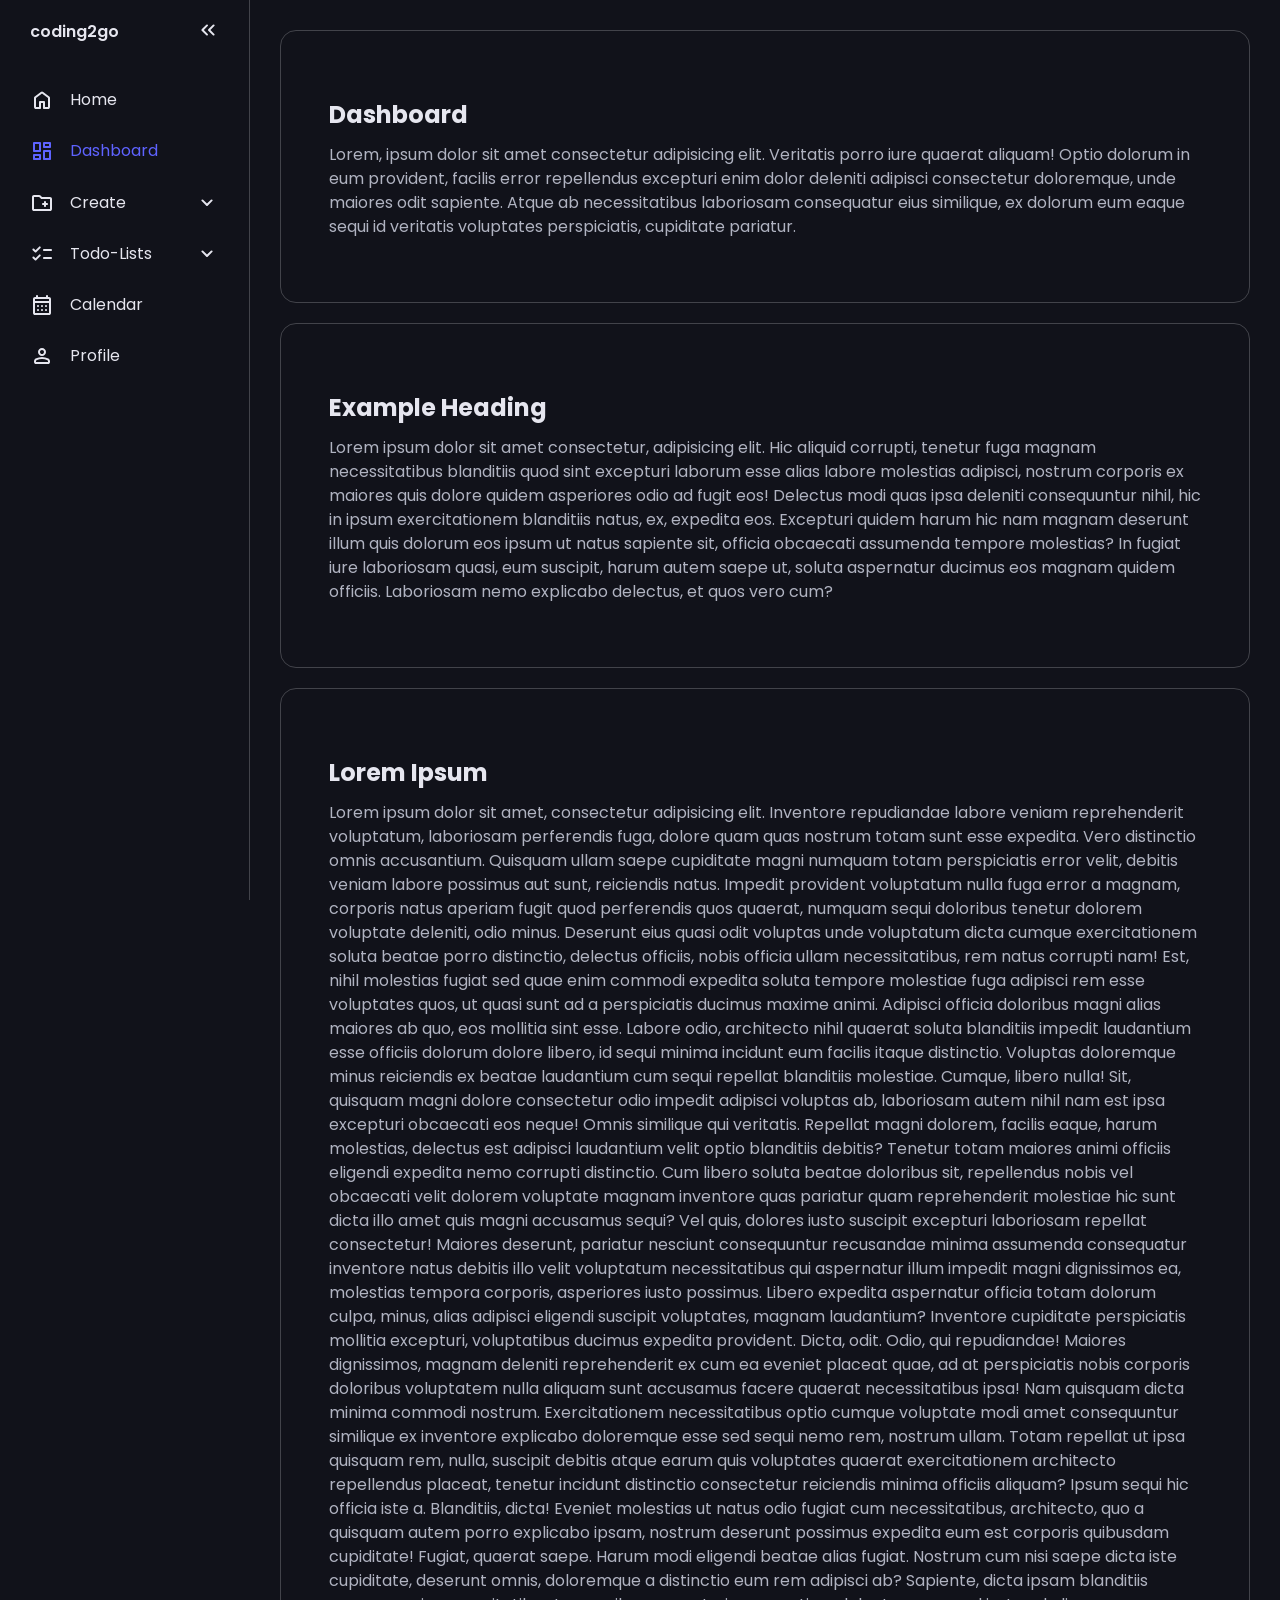
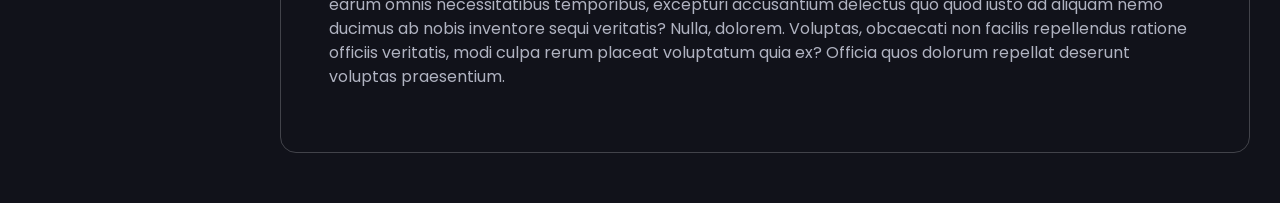
<file: sidebar-menu/dashboard.html>
<!DOCTYPE html>
<html lang="en">
<head>
  <meta charset="UTF-8">
  <meta name="viewport" content="width=device-width, initial-scale=1.0">
  <title>Dashboard</title>
  <link rel="stylesheet" href="style.css">
  <script type="text/javascript" src="app.js" defer></script>
</head>
<body>
  <nav id="sidebar">
    <ul>
      <li>
        <span class="logo">coding2go</span>
        <button onclick=toggleSidebar() id="toggle-btn">
          <svg xmlns="http://www.w3.org/2000/svg" height="24px" viewBox="0 -960 960 960" width="24px" fill="#e8eaed"><path d="m313-480 155 156q11 11 11.5 27.5T468-268q-11 11-28 11t-28-11L228-452q-6-6-8.5-13t-2.5-15q0-8 2.5-15t8.5-13l184-184q11-11 27.5-11.5T468-692q11 11 11 28t-11 28L313-480Zm264 0 155 156q11 11 11.5 27.5T732-268q-11 11-28 11t-28-11L492-452q-6-6-8.5-13t-2.5-15q0-8 2.5-15t8.5-13l184-184q11-11 27.5-11.5T732-692q11 11 11 28t-11 28L577-480Z"/></svg>
        </button>
      </li>
      <li>
        <a href="index.html">
          <svg xmlns="http://www.w3.org/2000/svg" height="24px" viewBox="0 -960 960 960" width="24px" fill="#e8eaed"><path d="M240-200h120v-200q0-17 11.5-28.5T400-440h160q17 0 28.5 11.5T600-400v200h120v-360L480-740 240-560v360Zm-80 0v-360q0-19 8.5-36t23.5-28l240-180q21-16 48-16t48 16l240 180q15 11 23.5 28t8.5 36v360q0 33-23.5 56.5T720-120H560q-17 0-28.5-11.5T520-160v-200h-80v200q0 17-11.5 28.5T400-120H240q-33 0-56.5-23.5T160-200Zm320-270Z"/></svg>
          <span>Home</span>
        </a>
      </li>
      <li class="active">
        <a href="dashboard.html">
          <svg xmlns="http://www.w3.org/2000/svg" height="24px" viewBox="0 -960 960 960" width="24px" fill="#e8eaed"><path d="M520-640v-160q0-17 11.5-28.5T560-840h240q17 0 28.5 11.5T840-800v160q0 17-11.5 28.5T800-600H560q-17 0-28.5-11.5T520-640ZM120-480v-320q0-17 11.5-28.5T160-840h240q17 0 28.5 11.5T440-800v320q0 17-11.5 28.5T400-440H160q-17 0-28.5-11.5T120-480Zm400 320v-320q0-17 11.5-28.5T560-520h240q17 0 28.5 11.5T840-480v320q0 17-11.5 28.5T800-120H560q-17 0-28.5-11.5T520-160Zm-400 0v-160q0-17 11.5-28.5T160-360h240q17 0 28.5 11.5T440-320v160q0 17-11.5 28.5T400-120H160q-17 0-28.5-11.5T120-160Zm80-360h160v-240H200v240Zm400 320h160v-240H600v240Zm0-480h160v-80H600v80ZM200-200h160v-80H200v80Zm160-320Zm240-160Zm0 240ZM360-280Z"/></svg>
          <span>Dashboard</span>
        </a>
      </li>
      <li>
        <button onclick=toggleSubMenu(this) class="dropdown-btn">
          <svg xmlns="http://www.w3.org/2000/svg" height="24px" viewBox="0 -960 960 960" width="24px" fill="#e8eaed"><path d="M160-160q-33 0-56.5-23.5T80-240v-480q0-33 23.5-56.5T160-800h207q16 0 30.5 6t25.5 17l57 57h320q33 0 56.5 23.5T880-640v400q0 33-23.5 56.5T800-160H160Zm0-80h640v-400H447l-80-80H160v480Zm0 0v-480 480Zm400-160v40q0 17 11.5 28.5T600-320q17 0 28.5-11.5T640-360v-40h40q17 0 28.5-11.5T720-440q0-17-11.5-28.5T680-480h-40v-40q0-17-11.5-28.5T600-560q-17 0-28.5 11.5T560-520v40h-40q-17 0-28.5 11.5T480-440q0 17 11.5 28.5T520-400h40Z"/></svg>
          <span>Create</span>
          <svg xmlns="http://www.w3.org/2000/svg" height="24px" viewBox="0 -960 960 960" width="24px" fill="#e8eaed"><path d="M480-361q-8 0-15-2.5t-13-8.5L268-556q-11-11-11-28t11-28q11-11 28-11t28 11l156 156 156-156q11-11 28-11t28 11q11 11 11 28t-11 28L508-372q-6 6-13 8.5t-15 2.5Z"/></svg>
        </button>
        <ul class="sub-menu">
          <div>
            <li><a href="#">Folder</a></li>
            <li><a href="#">Document</a></li>
            <li><a href="#">Project</a></li>
          </div>
        </ul>
      </li>
      <li>
        <button onclick=toggleSubMenu(this) class="dropdown-btn">
          <svg xmlns="http://www.w3.org/2000/svg" height="24px" viewBox="0 -960 960 960" width="24px" fill="#e8eaed"><path d="m221-313 142-142q12-12 28-11.5t28 12.5q11 12 11 28t-11 28L250-228q-12 12-28 12t-28-12l-86-86q-11-11-11-28t11-28q11-11 28-11t28 11l57 57Zm0-320 142-142q12-12 28-11.5t28 12.5q11 12 11 28t-11 28L250-548q-12 12-28 12t-28-12l-86-86q-11-11-11-28t11-28q11-11 28-11t28 11l57 57Zm339 353q-17 0-28.5-11.5T520-320q0-17 11.5-28.5T560-360h280q17 0 28.5 11.5T880-320q0 17-11.5 28.5T840-280H560Zm0-320q-17 0-28.5-11.5T520-640q0-17 11.5-28.5T560-680h280q17 0 28.5 11.5T880-640q0 17-11.5 28.5T840-600H560Z"/></svg>
          <span>Todo-Lists</span>
          <svg xmlns="http://www.w3.org/2000/svg" height="24px" viewBox="0 -960 960 960" width="24px" fill="#e8eaed"><path d="M480-361q-8 0-15-2.5t-13-8.5L268-556q-11-11-11-28t11-28q11-11 28-11t28 11l156 156 156-156q11-11 28-11t28 11q11 11 11 28t-11 28L508-372q-6 6-13 8.5t-15 2.5Z"/></svg>
        </button>
        <ul class="sub-menu">
          <div>
            <li><a href="#">Work</a></li>
            <li><a href="#">Private</a></li>
            <li><a href="#">Coding</a></li>
            <li><a href="#">Gardening</a></li>
            <li><a href="#">School</a></li>
          </div>
        </ul>
      </li>
      <li>
        <a href="calendar.html">
          <svg xmlns="http://www.w3.org/2000/svg" height="24px" viewBox="0 -960 960 960" width="24px" fill="#e8eaed"><path d="M200-80q-33 0-56.5-23.5T120-160v-560q0-33 23.5-56.5T200-800h40v-40q0-17 11.5-28.5T280-880q17 0 28.5 11.5T320-840v40h320v-40q0-17 11.5-28.5T680-880q17 0 28.5 11.5T720-840v40h40q33 0 56.5 23.5T840-720v560q0 33-23.5 56.5T760-80H200Zm0-80h560v-400H200v400Zm0-480h560v-80H200v80Zm0 0v-80 80Zm280 240q-17 0-28.5-11.5T440-440q0-17 11.5-28.5T480-480q17 0 28.5 11.5T520-440q0 17-11.5 28.5T480-400Zm-160 0q-17 0-28.5-11.5T280-440q0-17 11.5-28.5T320-480q17 0 28.5 11.5T360-440q0 17-11.5 28.5T320-400Zm320 0q-17 0-28.5-11.5T600-440q0-17 11.5-28.5T640-480q17 0 28.5 11.5T680-440q0 17-11.5 28.5T640-400ZM480-240q-17 0-28.5-11.5T440-280q0-17 11.5-28.5T480-320q17 0 28.5 11.5T520-280q0 17-11.5 28.5T480-240Zm-160 0q-17 0-28.5-11.5T280-280q0-17 11.5-28.5T320-320q17 0 28.5 11.5T360-280q0 17-11.5 28.5T320-240Zm320 0q-17 0-28.5-11.5T600-280q0-17 11.5-28.5T640-320q17 0 28.5 11.5T680-280q0 17-11.5 28.5T640-240Z"/></svg>
          <span>Calendar</span>
        </a>
      </li>
      <li>
        <a href="profile.html">
          <svg xmlns="http://www.w3.org/2000/svg" height="24px" viewBox="0 -960 960 960" width="24px" fill="#e8eaed"><path d="M480-480q-66 0-113-47t-47-113q0-66 47-113t113-47q66 0 113 47t47 113q0 66-47 113t-113 47ZM160-240v-32q0-34 17.5-62.5T224-378q62-31 126-46.5T480-440q66 0 130 15.5T736-378q29 15 46.5 43.5T800-272v32q0 33-23.5 56.5T720-160H240q-33 0-56.5-23.5T160-240Zm80 0h480v-32q0-11-5.5-20T700-306q-54-27-109-40.5T480-360q-56 0-111 13.5T260-306q-9 5-14.5 14t-5.5 20v32Zm240-320q33 0 56.5-23.5T560-640q0-33-23.5-56.5T480-720q-33 0-56.5 23.5T400-640q0 33 23.5 56.5T480-560Zm0-80Zm0 400Z"/></svg>
          <span>Profile</span>
        </a>
      </li>
    </ul>
  </nav>
  <main>
    <div class="container">
      <h2>Dashboard</h2>
      <p>Lorem, ipsum dolor sit amet consectetur adipisicing elit. Veritatis porro iure quaerat aliquam! Optio dolorum in eum provident, facilis error repellendus excepturi enim dolor deleniti adipisci consectetur doloremque, unde maiores odit sapiente. Atque ab necessitatibus laboriosam consequatur eius similique, ex dolorum eum eaque sequi id veritatis voluptates perspiciatis, cupiditate pariatur.</p>
    </div>
    <div class="container">
      <h2>Example Heading</h2>
      <p>Lorem ipsum dolor sit amet consectetur, adipisicing elit. Hic aliquid corrupti, tenetur fuga magnam necessitatibus blanditiis quod sint excepturi laborum esse alias labore molestias adipisci, nostrum corporis ex maiores quis dolore quidem asperiores odio ad fugit eos! Delectus modi quas ipsa deleniti consequuntur nihil, hic in ipsum exercitationem blanditiis natus, ex, expedita eos. Excepturi quidem harum hic nam magnam deserunt illum quis dolorum eos ipsum ut natus sapiente sit, officia obcaecati assumenda tempore molestias? In fugiat iure laboriosam quasi, eum suscipit, harum autem saepe ut, soluta aspernatur ducimus eos magnam quidem officiis. Laboriosam nemo explicabo delectus, et quos vero cum?</p>
    </div>
    <div class="container">
      <h2>Lorem Ipsum</h2>
      <p>Lorem ipsum dolor sit amet, consectetur adipisicing elit. Inventore repudiandae labore veniam reprehenderit voluptatum, laboriosam perferendis fuga, dolore quam quas nostrum totam sunt esse expedita. Vero distinctio omnis accusantium. Quisquam ullam saepe cupiditate magni numquam totam perspiciatis error velit, debitis veniam labore possimus aut sunt, reiciendis natus. Impedit provident voluptatum nulla fuga error a magnam, corporis natus aperiam fugit quod perferendis quos quaerat, numquam sequi doloribus tenetur dolorem voluptate deleniti, odio minus. Deserunt eius quasi odit voluptas unde voluptatum dicta cumque exercitationem soluta beatae porro distinctio, delectus officiis, nobis officia ullam necessitatibus, rem natus corrupti nam! Est, nihil molestias fugiat sed quae enim commodi expedita soluta tempore molestiae fuga adipisci rem esse voluptates quos, ut quasi sunt ad a perspiciatis ducimus maxime animi. Adipisci officia doloribus magni alias maiores ab quo, eos mollitia sint esse. Labore odio, architecto nihil quaerat soluta blanditiis impedit laudantium esse officiis dolorum dolore libero, id sequi minima incidunt eum facilis itaque distinctio. Voluptas doloremque minus reiciendis ex beatae laudantium cum sequi repellat blanditiis molestiae. Cumque, libero nulla! Sit, quisquam magni dolore consectetur odio impedit adipisci voluptas ab, laboriosam autem nihil nam est ipsa excepturi obcaecati eos neque! Omnis similique qui veritatis. Repellat magni dolorem, facilis eaque, harum molestias, delectus est adipisci laudantium velit optio blanditiis debitis? Tenetur totam maiores animi officiis eligendi expedita nemo corrupti distinctio. Cum libero soluta beatae doloribus sit, repellendus nobis vel obcaecati velit dolorem voluptate magnam inventore quas pariatur quam reprehenderit molestiae hic sunt dicta illo amet quis magni accusamus sequi? Vel quis, dolores iusto suscipit excepturi laboriosam repellat consectetur! Maiores deserunt, pariatur nesciunt consequuntur recusandae minima assumenda consequatur inventore natus debitis illo velit voluptatum necessitatibus qui aspernatur illum impedit magni dignissimos ea, molestias tempora corporis, asperiores iusto possimus. Libero expedita aspernatur officia totam dolorum culpa, minus, alias adipisci eligendi suscipit voluptates, magnam laudantium? Inventore cupiditate perspiciatis mollitia excepturi, voluptatibus ducimus expedita provident. Dicta, odit. Odio, qui repudiandae! Maiores dignissimos, magnam deleniti reprehenderit ex cum ea eveniet placeat quae, ad at perspiciatis nobis corporis doloribus voluptatem nulla aliquam sunt accusamus facere quaerat necessitatibus ipsa! Nam quisquam dicta minima commodi nostrum. Exercitationem necessitatibus optio cumque voluptate modi amet consequuntur similique ex inventore explicabo doloremque esse sed sequi nemo rem, nostrum ullam. Totam repellat ut ipsa quisquam rem, nulla, suscipit debitis atque earum quis voluptates quaerat exercitationem architecto repellendus placeat, tenetur incidunt distinctio consectetur reiciendis minima officiis aliquam? Ipsum sequi hic officia iste a. Blanditiis, dicta! Eveniet molestias ut natus odio fugiat cum necessitatibus, architecto, quo a quisquam autem porro explicabo ipsam, nostrum deserunt possimus expedita eum est corporis quibusdam cupiditate! Fugiat, quaerat saepe. Harum modi eligendi beatae alias fugiat. Nostrum cum nisi saepe dicta iste cupiditate, deserunt omnis, doloremque a distinctio eum rem adipisci ab? Sapiente, dicta ipsam blanditiis earum omnis necessitatibus temporibus, excepturi accusantium delectus quo quod iusto ad aliquam nemo ducimus ab nobis inventore sequi veritatis? Nulla, dolorem. Voluptas, obcaecati non facilis repellendus ratione officiis veritatis, modi culpa rerum placeat voluptatum quia ex? Officia quos dolorum repellat deserunt voluptas praesentium.</p>
    </div>
  </main>
</body>
</html>
</file>
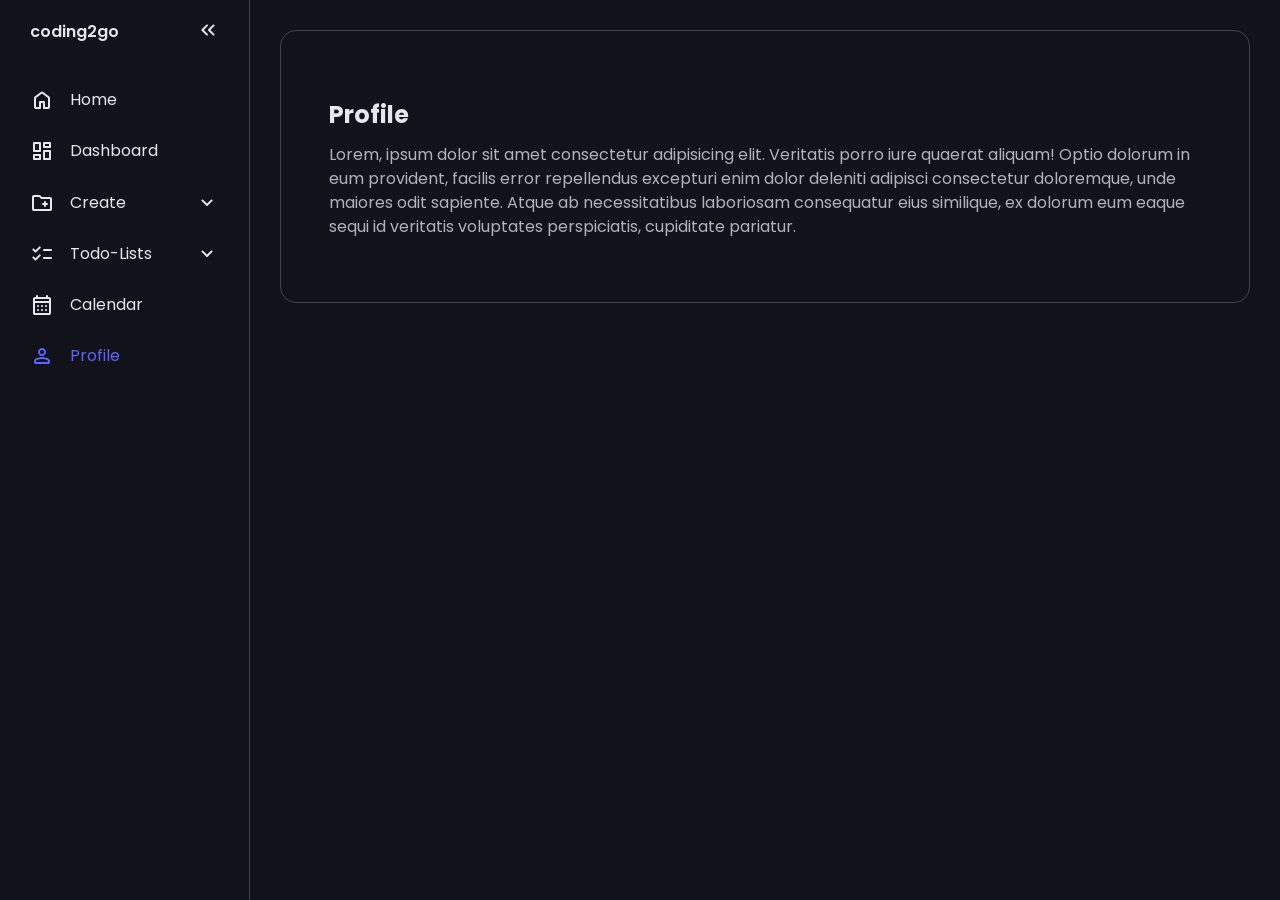
<file: sidebar-menu/profile.html>
<!DOCTYPE html>
<html lang="en">
<head>
  <meta charset="UTF-8">
  <meta name="viewport" content="width=device-width, initial-scale=1.0">
  <title>Profile</title>
  <link rel="stylesheet" href="style.css">
  <script type="text/javascript" src="app.js" defer></script>
</head>
<body>
  <nav id="sidebar">
    <ul>
      <li>
        <span class="logo">coding2go</span>
        <button onclick=toggleSidebar() id="toggle-btn">
          <svg xmlns="http://www.w3.org/2000/svg" height="24px" viewBox="0 -960 960 960" width="24px" fill="#e8eaed"><path d="m313-480 155 156q11 11 11.5 27.5T468-268q-11 11-28 11t-28-11L228-452q-6-6-8.5-13t-2.5-15q0-8 2.5-15t8.5-13l184-184q11-11 27.5-11.5T468-692q11 11 11 28t-11 28L313-480Zm264 0 155 156q11 11 11.5 27.5T732-268q-11 11-28 11t-28-11L492-452q-6-6-8.5-13t-2.5-15q0-8 2.5-15t8.5-13l184-184q11-11 27.5-11.5T732-692q11 11 11 28t-11 28L577-480Z"/></svg>
        </button>
      </li>
      <li>
        <a href="index.html">
          <svg xmlns="http://www.w3.org/2000/svg" height="24px" viewBox="0 -960 960 960" width="24px" fill="#e8eaed"><path d="M240-200h120v-200q0-17 11.5-28.5T400-440h160q17 0 28.5 11.5T600-400v200h120v-360L480-740 240-560v360Zm-80 0v-360q0-19 8.5-36t23.5-28l240-180q21-16 48-16t48 16l240 180q15 11 23.5 28t8.5 36v360q0 33-23.5 56.5T720-120H560q-17 0-28.5-11.5T520-160v-200h-80v200q0 17-11.5 28.5T400-120H240q-33 0-56.5-23.5T160-200Zm320-270Z"/></svg>
          <span>Home</span>
        </a>
      </li>
      <li>
        <a href="dashboard.html">
          <svg xmlns="http://www.w3.org/2000/svg" height="24px" viewBox="0 -960 960 960" width="24px" fill="#e8eaed"><path d="M520-640v-160q0-17 11.5-28.5T560-840h240q17 0 28.5 11.5T840-800v160q0 17-11.5 28.5T800-600H560q-17 0-28.5-11.5T520-640ZM120-480v-320q0-17 11.5-28.5T160-840h240q17 0 28.5 11.5T440-800v320q0 17-11.5 28.5T400-440H160q-17 0-28.5-11.5T120-480Zm400 320v-320q0-17 11.5-28.5T560-520h240q17 0 28.5 11.5T840-480v320q0 17-11.5 28.5T800-120H560q-17 0-28.5-11.5T520-160Zm-400 0v-160q0-17 11.5-28.5T160-360h240q17 0 28.5 11.5T440-320v160q0 17-11.5 28.5T400-120H160q-17 0-28.5-11.5T120-160Zm80-360h160v-240H200v240Zm400 320h160v-240H600v240Zm0-480h160v-80H600v80ZM200-200h160v-80H200v80Zm160-320Zm240-160Zm0 240ZM360-280Z"/></svg>
          <span>Dashboard</span>
        </a>
      </li>
      <li>
        <button onclick=toggleSubMenu(this) class="dropdown-btn">
          <svg xmlns="http://www.w3.org/2000/svg" height="24px" viewBox="0 -960 960 960" width="24px" fill="#e8eaed"><path d="M160-160q-33 0-56.5-23.5T80-240v-480q0-33 23.5-56.5T160-800h207q16 0 30.5 6t25.5 17l57 57h320q33 0 56.5 23.5T880-640v400q0 33-23.5 56.5T800-160H160Zm0-80h640v-400H447l-80-80H160v480Zm0 0v-480 480Zm400-160v40q0 17 11.5 28.5T600-320q17 0 28.5-11.5T640-360v-40h40q17 0 28.5-11.5T720-440q0-17-11.5-28.5T680-480h-40v-40q0-17-11.5-28.5T600-560q-17 0-28.5 11.5T560-520v40h-40q-17 0-28.5 11.5T480-440q0 17 11.5 28.5T520-400h40Z"/></svg>
          <span>Create</span>
          <svg xmlns="http://www.w3.org/2000/svg" height="24px" viewBox="0 -960 960 960" width="24px" fill="#e8eaed"><path d="M480-361q-8 0-15-2.5t-13-8.5L268-556q-11-11-11-28t11-28q11-11 28-11t28 11l156 156 156-156q11-11 28-11t28 11q11 11 11 28t-11 28L508-372q-6 6-13 8.5t-15 2.5Z"/></svg>
        </button>
        <ul class="sub-menu">
          <div>
            <li><a href="#">Folder</a></li>
            <li><a href="#">Document</a></li>
            <li><a href="#">Project</a></li>
          </div>
        </ul>
      </li>
      <li>
        <button onclick=toggleSubMenu(this) class="dropdown-btn">
          <svg xmlns="http://www.w3.org/2000/svg" height="24px" viewBox="0 -960 960 960" width="24px" fill="#e8eaed"><path d="m221-313 142-142q12-12 28-11.5t28 12.5q11 12 11 28t-11 28L250-228q-12 12-28 12t-28-12l-86-86q-11-11-11-28t11-28q11-11 28-11t28 11l57 57Zm0-320 142-142q12-12 28-11.5t28 12.5q11 12 11 28t-11 28L250-548q-12 12-28 12t-28-12l-86-86q-11-11-11-28t11-28q11-11 28-11t28 11l57 57Zm339 353q-17 0-28.5-11.5T520-320q0-17 11.5-28.5T560-360h280q17 0 28.5 11.5T880-320q0 17-11.5 28.5T840-280H560Zm0-320q-17 0-28.5-11.5T520-640q0-17 11.5-28.5T560-680h280q17 0 28.5 11.5T880-640q0 17-11.5 28.5T840-600H560Z"/></svg>
          <span>Todo-Lists</span>
          <svg xmlns="http://www.w3.org/2000/svg" height="24px" viewBox="0 -960 960 960" width="24px" fill="#e8eaed"><path d="M480-361q-8 0-15-2.5t-13-8.5L268-556q-11-11-11-28t11-28q11-11 28-11t28 11l156 156 156-156q11-11 28-11t28 11q11 11 11 28t-11 28L508-372q-6 6-13 8.5t-15 2.5Z"/></svg>
        </button>
        <ul class="sub-menu">
          <div>
            <li><a href="#">Work</a></li>
            <li><a href="#">Private</a></li>
            <li><a href="#">Coding</a></li>
            <li><a href="#">Gardening</a></li>
            <li><a href="#">School</a></li>
          </div>
        </ul>
      </li>
      <li>
        <a href="calendar.html">
          <svg xmlns="http://www.w3.org/2000/svg" height="24px" viewBox="0 -960 960 960" width="24px" fill="#e8eaed"><path d="M200-80q-33 0-56.5-23.5T120-160v-560q0-33 23.5-56.5T200-800h40v-40q0-17 11.5-28.5T280-880q17 0 28.5 11.5T320-840v40h320v-40q0-17 11.5-28.5T680-880q17 0 28.5 11.5T720-840v40h40q33 0 56.5 23.5T840-720v560q0 33-23.5 56.5T760-80H200Zm0-80h560v-400H200v400Zm0-480h560v-80H200v80Zm0 0v-80 80Zm280 240q-17 0-28.5-11.5T440-440q0-17 11.5-28.5T480-480q17 0 28.5 11.5T520-440q0 17-11.5 28.5T480-400Zm-160 0q-17 0-28.5-11.5T280-440q0-17 11.5-28.5T320-480q17 0 28.5 11.5T360-440q0 17-11.5 28.5T320-400Zm320 0q-17 0-28.5-11.5T600-440q0-17 11.5-28.5T640-480q17 0 28.5 11.5T680-440q0 17-11.5 28.5T640-400ZM480-240q-17 0-28.5-11.5T440-280q0-17 11.5-28.5T480-320q17 0 28.5 11.5T520-280q0 17-11.5 28.5T480-240Zm-160 0q-17 0-28.5-11.5T280-280q0-17 11.5-28.5T320-320q17 0 28.5 11.5T360-280q0 17-11.5 28.5T320-240Zm320 0q-17 0-28.5-11.5T600-280q0-17 11.5-28.5T640-320q17 0 28.5 11.5T680-280q0 17-11.5 28.5T640-240Z"/></svg>
          <span>Calendar</span>
        </a>
      </li>
      <li class="active">
        <a href="profile.html">
          <svg xmlns="http://www.w3.org/2000/svg" height="24px" viewBox="0 -960 960 960" width="24px" fill="#e8eaed"><path d="M480-480q-66 0-113-47t-47-113q0-66 47-113t113-47q66 0 113 47t47 113q0 66-47 113t-113 47ZM160-240v-32q0-34 17.5-62.5T224-378q62-31 126-46.5T480-440q66 0 130 15.5T736-378q29 15 46.5 43.5T800-272v32q0 33-23.5 56.5T720-160H240q-33 0-56.5-23.5T160-240Zm80 0h480v-32q0-11-5.5-20T700-306q-54-27-109-40.5T480-360q-56 0-111 13.5T260-306q-9 5-14.5 14t-5.5 20v32Zm240-320q33 0 56.5-23.5T560-640q0-33-23.5-56.5T480-720q-33 0-56.5 23.5T400-640q0 33 23.5 56.5T480-560Zm0-80Zm0 400Z"/></svg>
          <span>Profile</span>
        </a>
      </li>
    </ul>
  </nav>
  <main>
    <div class="container">
      <h2>Profile</h2>
      <p>Lorem, ipsum dolor sit amet consectetur adipisicing elit. Veritatis porro iure quaerat aliquam! Optio dolorum in eum provident, facilis error repellendus excepturi enim dolor deleniti adipisci consectetur doloremque, unde maiores odit sapiente. Atque ab necessitatibus laboriosam consequatur eius similique, ex dolorum eum eaque sequi id veritatis voluptates perspiciatis, cupiditate pariatur.</p>
    </div>
  </main>
</body>
</html>
</file>
<file: search_bar/style.css>
body {
      font-family: Arial, sans-serif;
      background: #f4f4f9;
      margin: 0;
      padding: 20px;
      display: flex;
      flex-direction: column;
      align-items: center;
    }

    h2 {
      margin-bottom: 20px;
      color: #333;
    }

    .search-container {
      width: 100%;
      max-width: 500px;
      display: flex;
      align-items: center;
      background: #fff;
      border-radius: 50px;
      padding: 8px 15px;
      box-shadow: 0 4px 8px rgba(0,0,0,0.1);
      margin-bottom: 20px;
    }

    .search-container input {
      flex: 1;
      border: none;
      outline: none;
      font-size: 16px;
      padding: 10px;
      border-radius: 50px;
    }

    .card-container {
      width: 100%;
      max-width: 700px;
      display: flex;
      flex-direction: column;
      gap: 15px;
    }

    .card {
      background: #fff;
      border-radius: 10px;
      padding: 20px;
      box-shadow: 0 4px 8px rgba(0,0,0,0.1);
      transition: transform 0.2s;
    }

    .card:hover {
      transform: scale(1.02);
    }

    .address {
      font-size: 18px;
      font-weight: bold;
      color: #4CAF50;
    }

    .details {
      font-size: 14px;
      color: #666;
      margin-top: 5px;
    }
</file>
<file: sidebar-menu/style.css>
@import url('https://fonts.googleapis.com/css2?family=Poppins:ital,wght@0,100;0,200;0,300;0,400;0,500;0,600;0,700;0,800;0,900;1,100;1,200;1,300;1,400;1,500;1,600;1,700;1,800;1,900&display=swap');
:root{
  --base-clr: #11121a;
  --line-clr: #42434a;
  --hover-clr: #222533;
  --text-clr: #e6e6ef;
  --accent-clr: #5e63ff;
  --secondary-text-clr: #b0b3c1;
}
*{
  margin: 0;
  padding: 0;
}
html{
  font-family: Poppins, 'Segoe UI', Tahoma, Geneva, Verdana, sans-serif;
  line-height: 1.5rem;
}
body{
  min-height: 100vh;
  min-height: 100dvh;
  background-color: var(--base-clr);
  color: var(--text-clr);
  display: grid;
  grid-template-columns: auto 1fr;
}
#sidebar{
  box-sizing: border-box;
  height: 100vh;
  width: 250px;
  padding: 5px 1em;
  background-color: var(--base-clr);
  border-right: 1px solid var(--line-clr);

  position: sticky;
  bottom: 0;
  align-self: start;
  transition: 300ms ease-in-out;
  overflow: hidden;
  text-wrap: nowrap;
}
#sidebar.close{
  padding: 5px;
  width: 60px;
}
#sidebar ul{
  list-style: none;
}
#sidebar > ul > li:first-child{
  display: flex;
  justify-content: flex-end;
  margin-bottom: 16px;
  .logo{
    font-weight: 600;
  }
}
#sidebar ul li.active a{
  color: var(--accent-clr);

  svg{
    fill: var(--accent-clr);
  }
}

#sidebar a, #sidebar .dropdown-btn, #sidebar .logo{
  border-radius: .5em;
  padding: .85em;
  text-decoration: none;
  color: var(--text-clr);
  display: flex;
  align-items: center;
  gap: 1em;
}
.dropdown-btn{
  width: 100%;
  text-align: left;
  background: none;
  border: none;
  font: inherit;
  cursor: pointer;
}
#sidebar svg{
  flex-shrink: 0;
  fill: var(--text-clr);
}
#sidebar a span, #sidebar .dropdown-btn span{
  flex-grow: 1;
}
#sidebar a:hover, #sidebar .dropdown-btn:hover{
  background-color: var(--hover-clr);
}
#sidebar .sub-menu{
  display: grid;
  grid-template-rows: 0fr;
  transition: 300ms ease-in-out;

  > div{
    overflow: hidden;
  }
}
#sidebar .sub-menu.show{
  grid-template-rows: 1fr;
}
.dropdown-btn svg{
  transition: 200ms ease;
}
.rotate svg:last-child{
  rotate: 180deg;
}
#sidebar .sub-menu a{
  padding-left: 2em;
}
#toggle-btn{
  margin-left: auto;
  padding: 1em;
  border: none;
  border-radius: .5em;
  background: none;
  cursor: pointer;

  svg{
    transition: rotate 150ms ease;
  }
}
#toggle-btn:hover{
  background-color: var(--hover-clr);
}

main{
  padding: min(30px, 7%);
}
main p{
  color: var(--secondary-text-clr);
  margin-top: 5px;
  margin-bottom: 15px;
}
.container{
  border: 1px solid var(--line-clr);
  border-radius: 1em;
  margin-bottom: 20px;
  padding: min(3em, 15%);

  h2, p { margin-top: 1em }
}

@media(max-width: 800px){
  body{
    grid-template-columns: 1fr;
  }
  main{
    padding: 2em 1em 60px 1em;
  }
  .container{
    border: none;
    padding: 0;
  }
  #sidebar{
    height: 60px;
    width: 100%;
    border-right: none;
    border-top: 1px solid var(--line-clr);
    padding: 0;
    position: fixed;
    top: unset;
    bottom: 0;

    > ul{
      padding: 0;
      display: grid;
      grid-auto-columns: 60px;
      grid-auto-flow: column;
      align-items: center;
      overflow-x: scroll;
    }
    ul li{
      height: 100%;
    }
    ul a, ul .dropdown-btn{
      width: 60px;
      height: 60px;
      padding: 0;
      border-radius: 0;
      justify-content: center;
    }

    ul li span, ul li:first-child, .dropdown-btn svg:last-child{
      display: none;
    }

    ul li .sub-menu.show{
      position: fixed;
      bottom: 60px;
      left: 0;
      box-sizing: border-box;
      height: 60px;
      width: 100%;
      background-color: var(--hover-clr);
      border-top: 1px solid var(--line-clr);
      display: flex;
      justify-content: center;

      > div{
        overflow-x: auto;
      }
      li{
        display: inline-flex;
      }
      a{
        box-sizing: border-box;
        padding: 1em;
        width: auto;
        justify-content: center;
      }
    }
  }
}
</file>
<file: form-design-tutorial/style.css>
@import url('https://fonts.googleapis.com/css2?family=Poppins:ital,wght@0,100;0,200;0,300;0,400;0,500;0,600;0,700;0,800;0,900;1,100;1,200;1,300;1,400;1,500;1,600;1,700;1,800;1,900&display=swap');
:root{
  --accent-color: #8672FF;
  --base-color: white;
  --text-color: #2E2B41;
  --input-color: #F3F0FF;
}
*{
  margin: 0;
  padding: 0;
}
html{
  font-family: Poppins, Segoe UI, sans-serif;
  font-size: 12pt;
  color: var(--text-color);
  text-align: center;
}
body{
  min-height: 100vh;
  background-image: url(background.jpg);
  background-size: cover;
  background-position: right;
  overflow: hidden;
}
.wrapper{
  box-sizing: border-box;
  background-color: var(--base-color);
  height: 100vh;
  width: max(40%, 600px);
  padding: 10px;
  border-radius: 0 20px 20px 0;
  display: flex;
  flex-direction: column;
  align-items: center;
  justify-content: center;
}
h1{
  font-size: 3rem;
  font-weight: 900;
  text-transform: uppercase;
}
form{
  width: min(400px, 100%);
  margin-top: 20px;
  margin-bottom: 50px;
  display: flex;
  flex-direction: column;
  align-items: center;
  gap: 10px;
}
form > div{
  width: 100%;
  display: flex;
  justify-content: center;
}
form label{
  flex-shrink: 0;
  height: 50px;
  width: 50px;
  background-color: var(--accent-color);
  fill: var(--base-color);
  color: var(--base-color);
  border-radius: 10px 0 0 10px;
  display: flex;
  justify-content: center;
  align-items: center;
  font-size: 1.5rem;
  font-weight: 500;
}
form input{
  box-sizing: border-box;
  flex-grow: 1;
  min-width: 0;
  height: 50px;
  padding: 1em;
  font: inherit;
  border-radius: 0 10px 10px 0;
  border: 2px solid var(--input-color);
  border-left: none;
  background-color: var(--input-color);
  transition: 150ms ease;
}
form input:hover{
  border-color: var(--accent-color);
}
form input:focus{
  outline: none;
  border-color: var(--text-color);
}
div:has(input:focus) > label{
  background-color: var(--text-color);
}
form input::placeholder{
  color: var(--text-color);
}
form button{
  margin-top: 10px;
  border: none;
  border-radius: 1000px;
  padding: .85em 4em;
  background-color: var(--accent-color);
  color: var(--base-color);
  font: inherit;
  font-weight: 600;
  text-transform: uppercase;
  cursor: pointer;
  transition: 150ms ease;
}
form button:hover{
  background-color: var(--text-color);
}
form button:focus{
  outline: none;
  background-color: var(--text-color);
}
a{
  text-decoration: none;
  color: var(--accent-color);
}
a:hover{
  text-decoration: underline;
}
@media(max-width: 1100px){
  .wrapper{
    width: min(600px, 100%);
    border-radius: 0;
  }
}
form div.incorrect label{
  background-color: #f06272;
}
form div.incorrect input{
  border-color: #f06272;
}
#error-message{
  color:#f06272;
}
</file>
